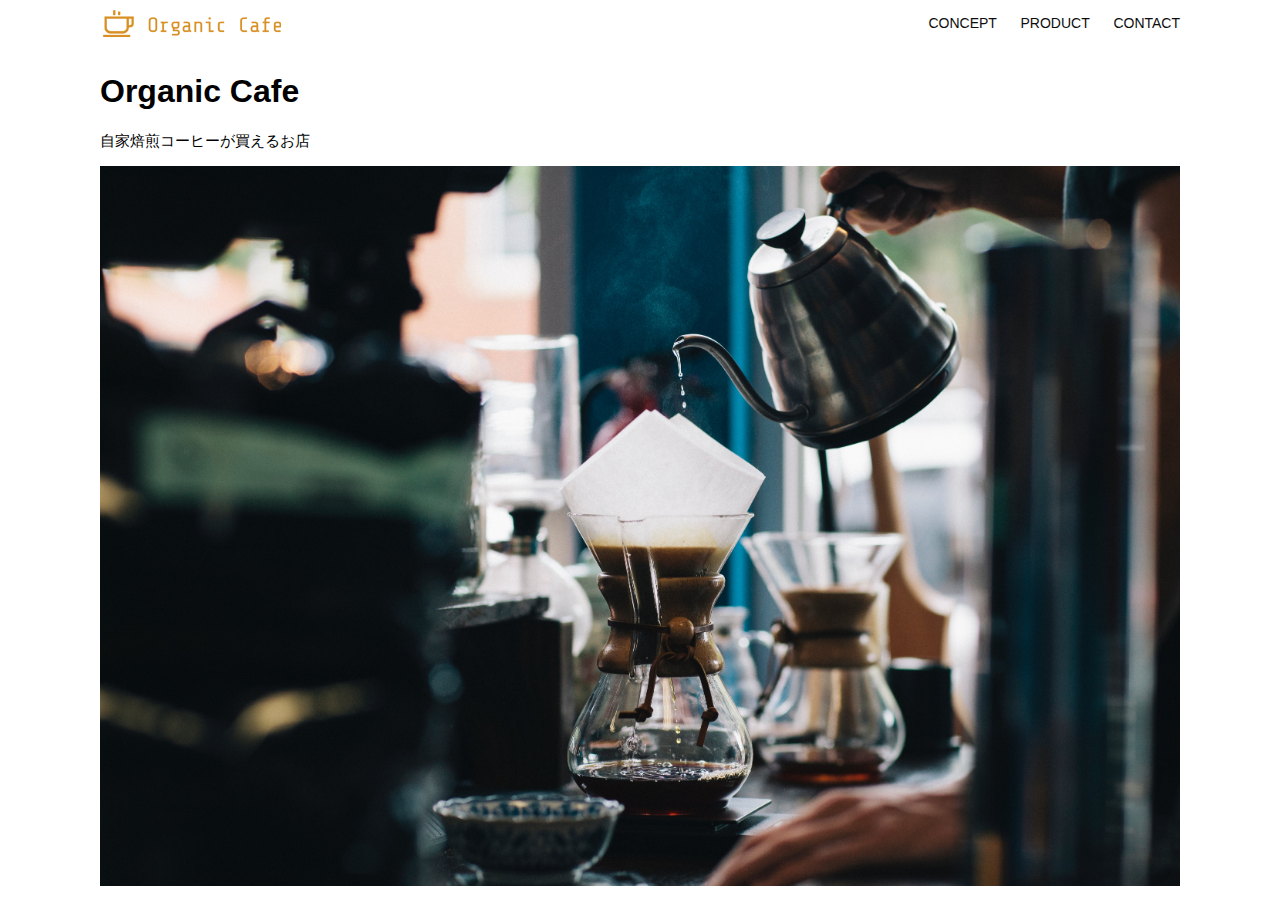
<file: html-css-kadai_013/index.html>
<!DOCTYPE html>
<html>
  <head>
    <title>Organic Cafe</title>
    <meta charset="UTF-8" />
    <meta name="description" content="自家焙煎のコーヒーがお家で楽しめるOrganic Cafe"/>
    <meta name="viewport" content="width=device-width, initial-scale=1.0" />
    <link rel="stylesheet" href="style.css" />
  </head>
  <body>
    <!-- ヘッダー -->
    <header>
      <!-- ロゴ -->
      <a href="index.html" id="logo"><img src="images/logo.png" alt="トップページに戻る"/></a>

      <!-- PC用ナビゲーション -->
      <nav id="nav-pc">
        <a href="index.html#concept">CONCEPT</a>
        <a href="index.html#product">PRODUCT</a>
        <a href="index.html#contact">CONTACT</a>
      </nav>
      <!-- スマホ用ナビゲーション -->
      <img id="menu-sp" src="images\button-menu.png" alt="ナビゲーションを開く" onclick="document.getElementById('nav-sp').style.display = 'block'">
      <nav id="nav-sp">
        <ul>
          <li><img id="close" src="images\button-close.png" alt="ナビゲーションを閉じる" onclick="document.getElementById('nav-sp').style.display = 'none'"></li>
          <li><a id="logo-sp" href="index.html" onclick="document.getElementById('nav-sp').style.display = 'none'"><img src="images/logo-sp.png" alt="トップページに戻る"></a></li>
          <li><a class="menu" href="index.html#concept" onclick="document.getElementById('nav-sp').style.display = 'none'">CONCEPT</a></li>
          <li><a class="menu" href="index.html#product" onclick="document.getElementById('nav-sp').style.display = 'none'">PRODUCT</a></li>
          <li><a class="menu" href="index.html#contact" onclick="document.getElementById('nav-sp').style.display = 'none'">CONTACT</a></li>
        </ul>
      </nav>
    </header>

    <main>
      <article>
        <!-- メインビジュアル -->
        <section id="main-visual">
          <div id="main-message">
            <h1>Organic Cafe</h1>
            <p>自家焙煎コーヒーが買えるお店</p>
          </div>
          <img src="images/main-image.jpg" alt="コーヒーをハンドドリップで淹れる画像"/>
        </section>
      </article>
    </main>
  </body>
</html>
</file>
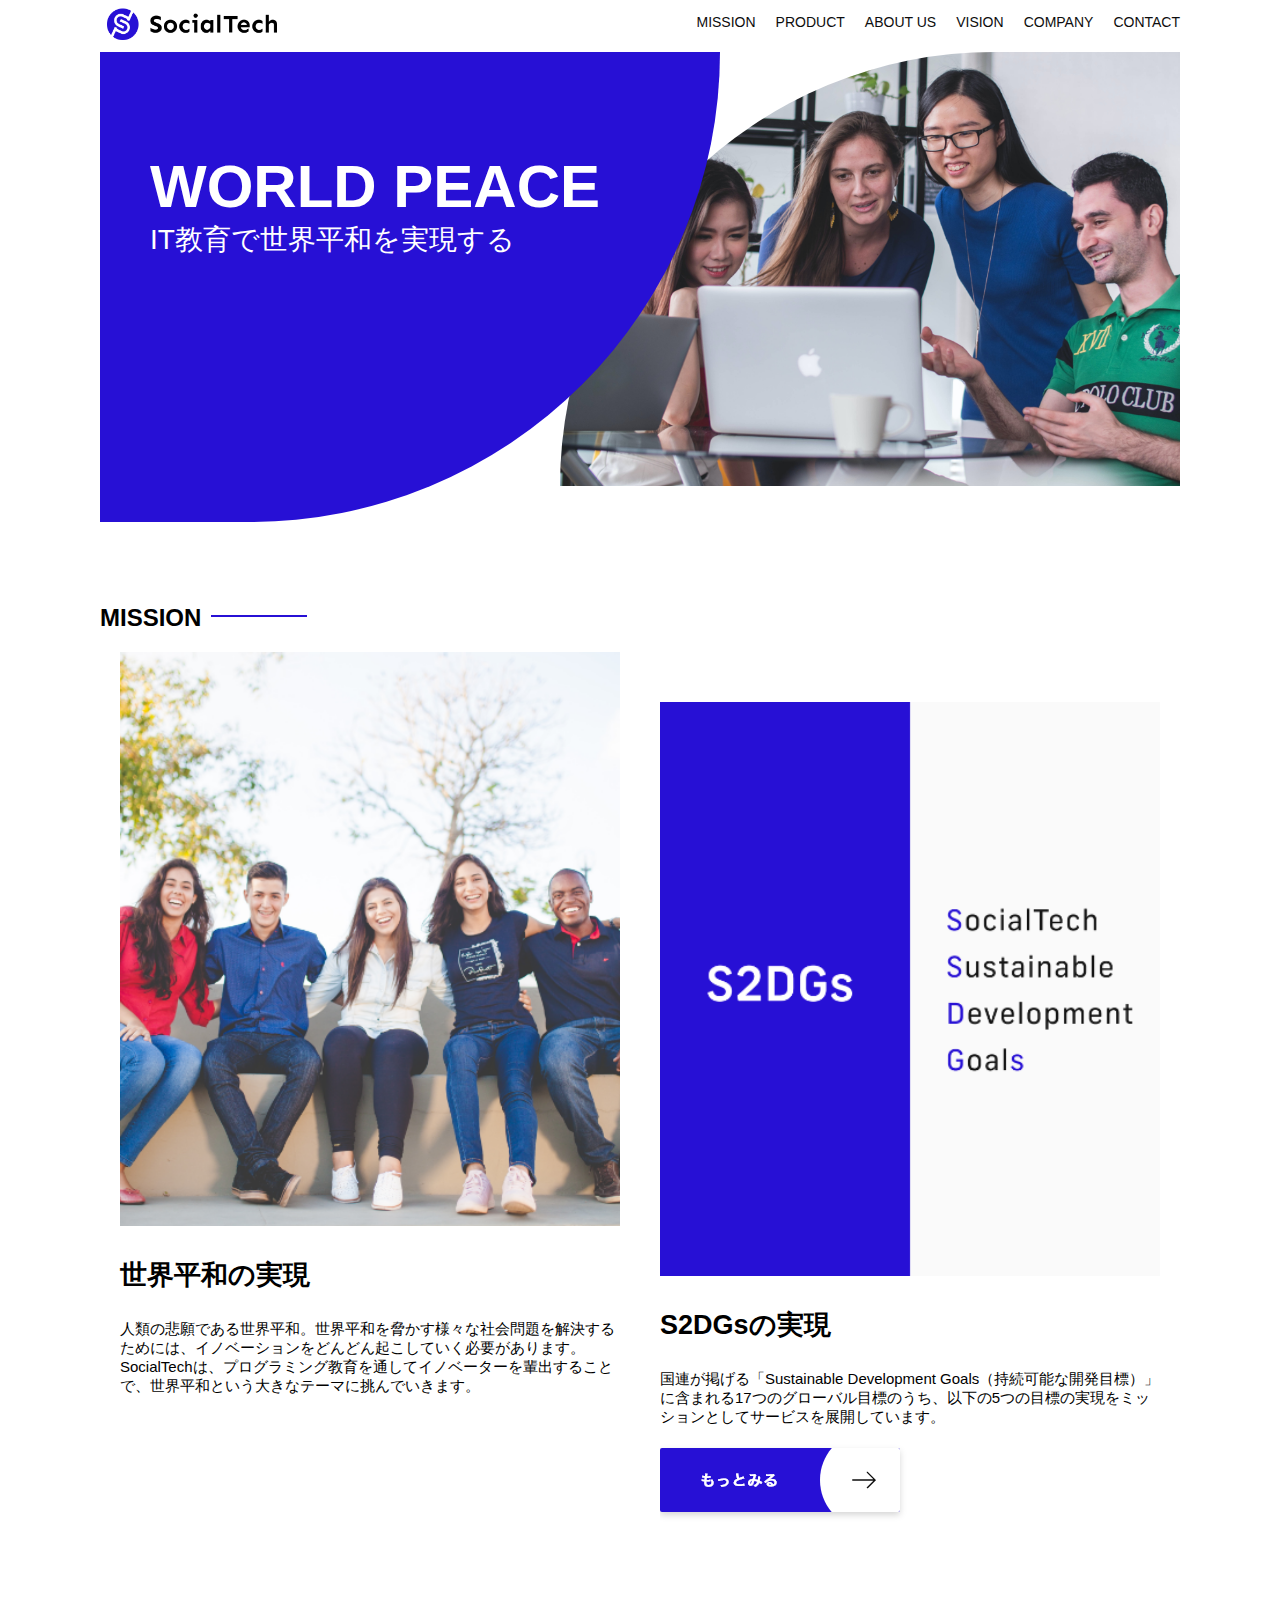
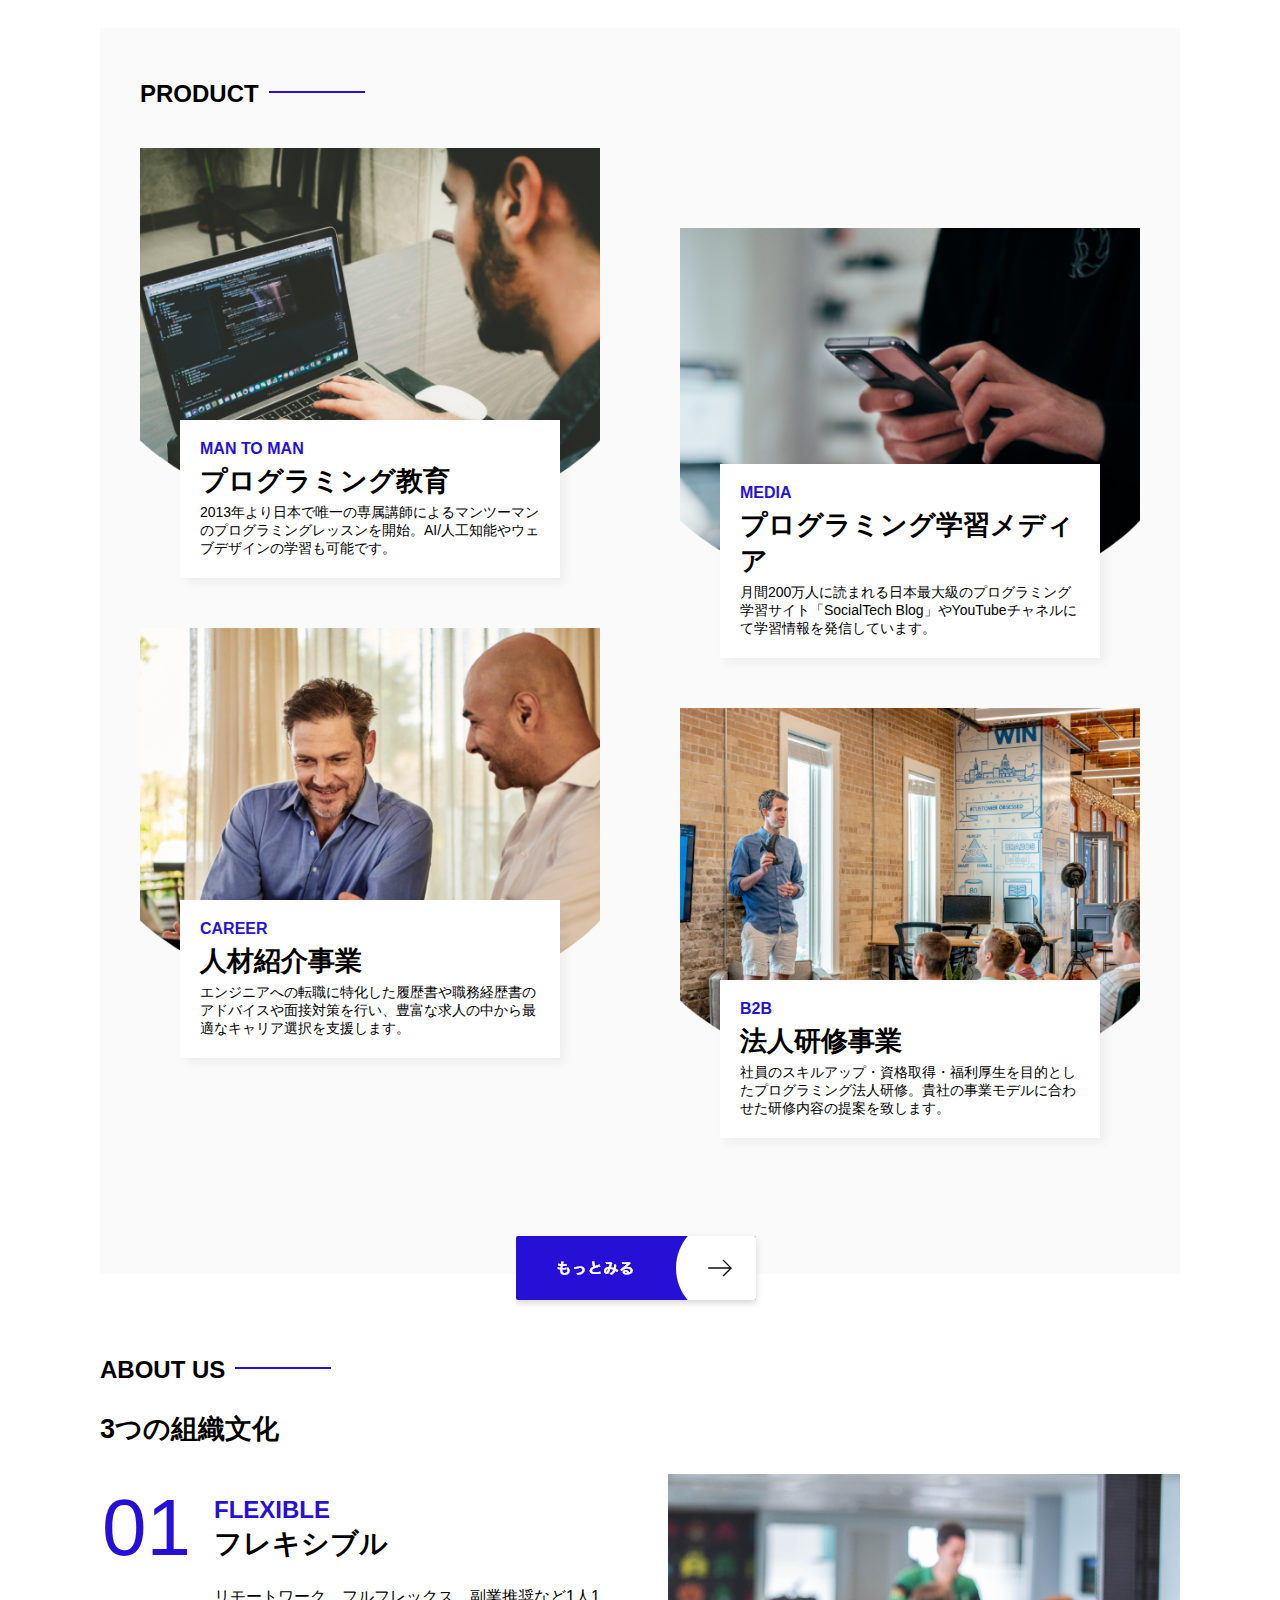
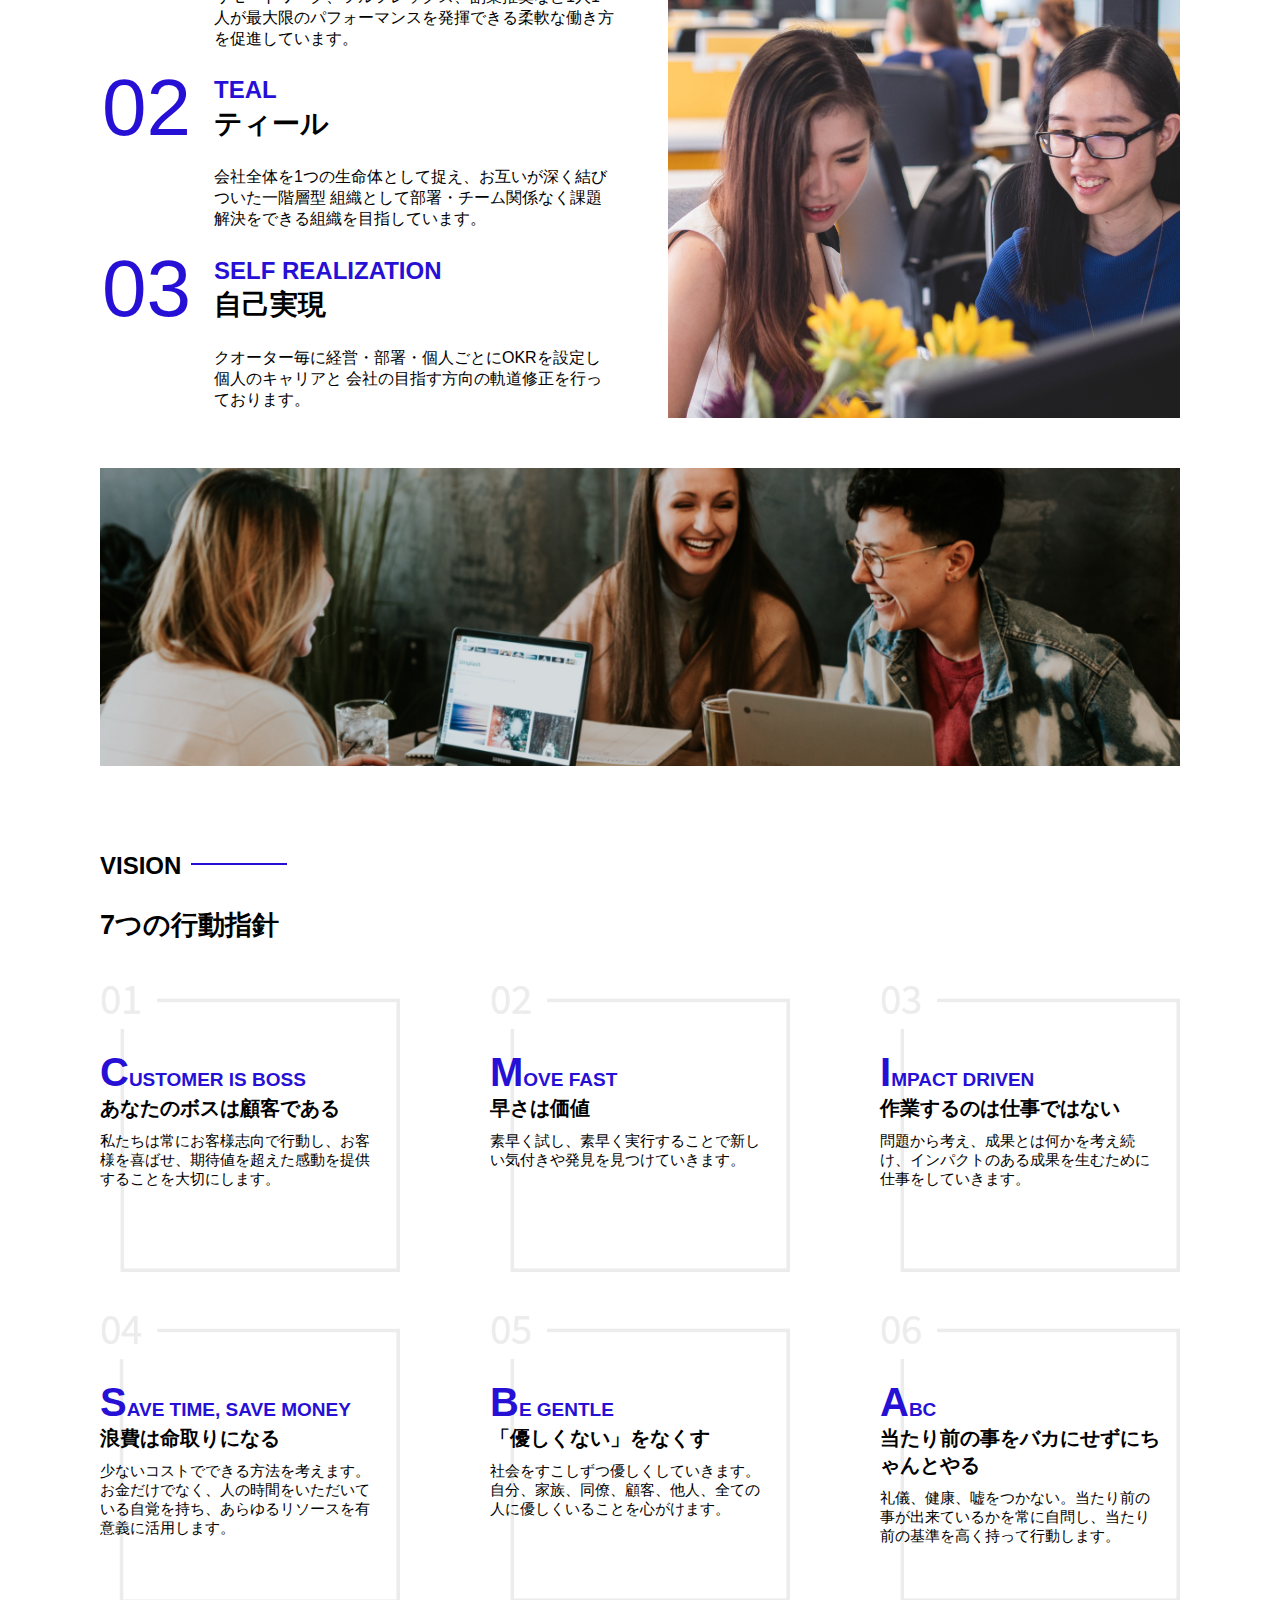
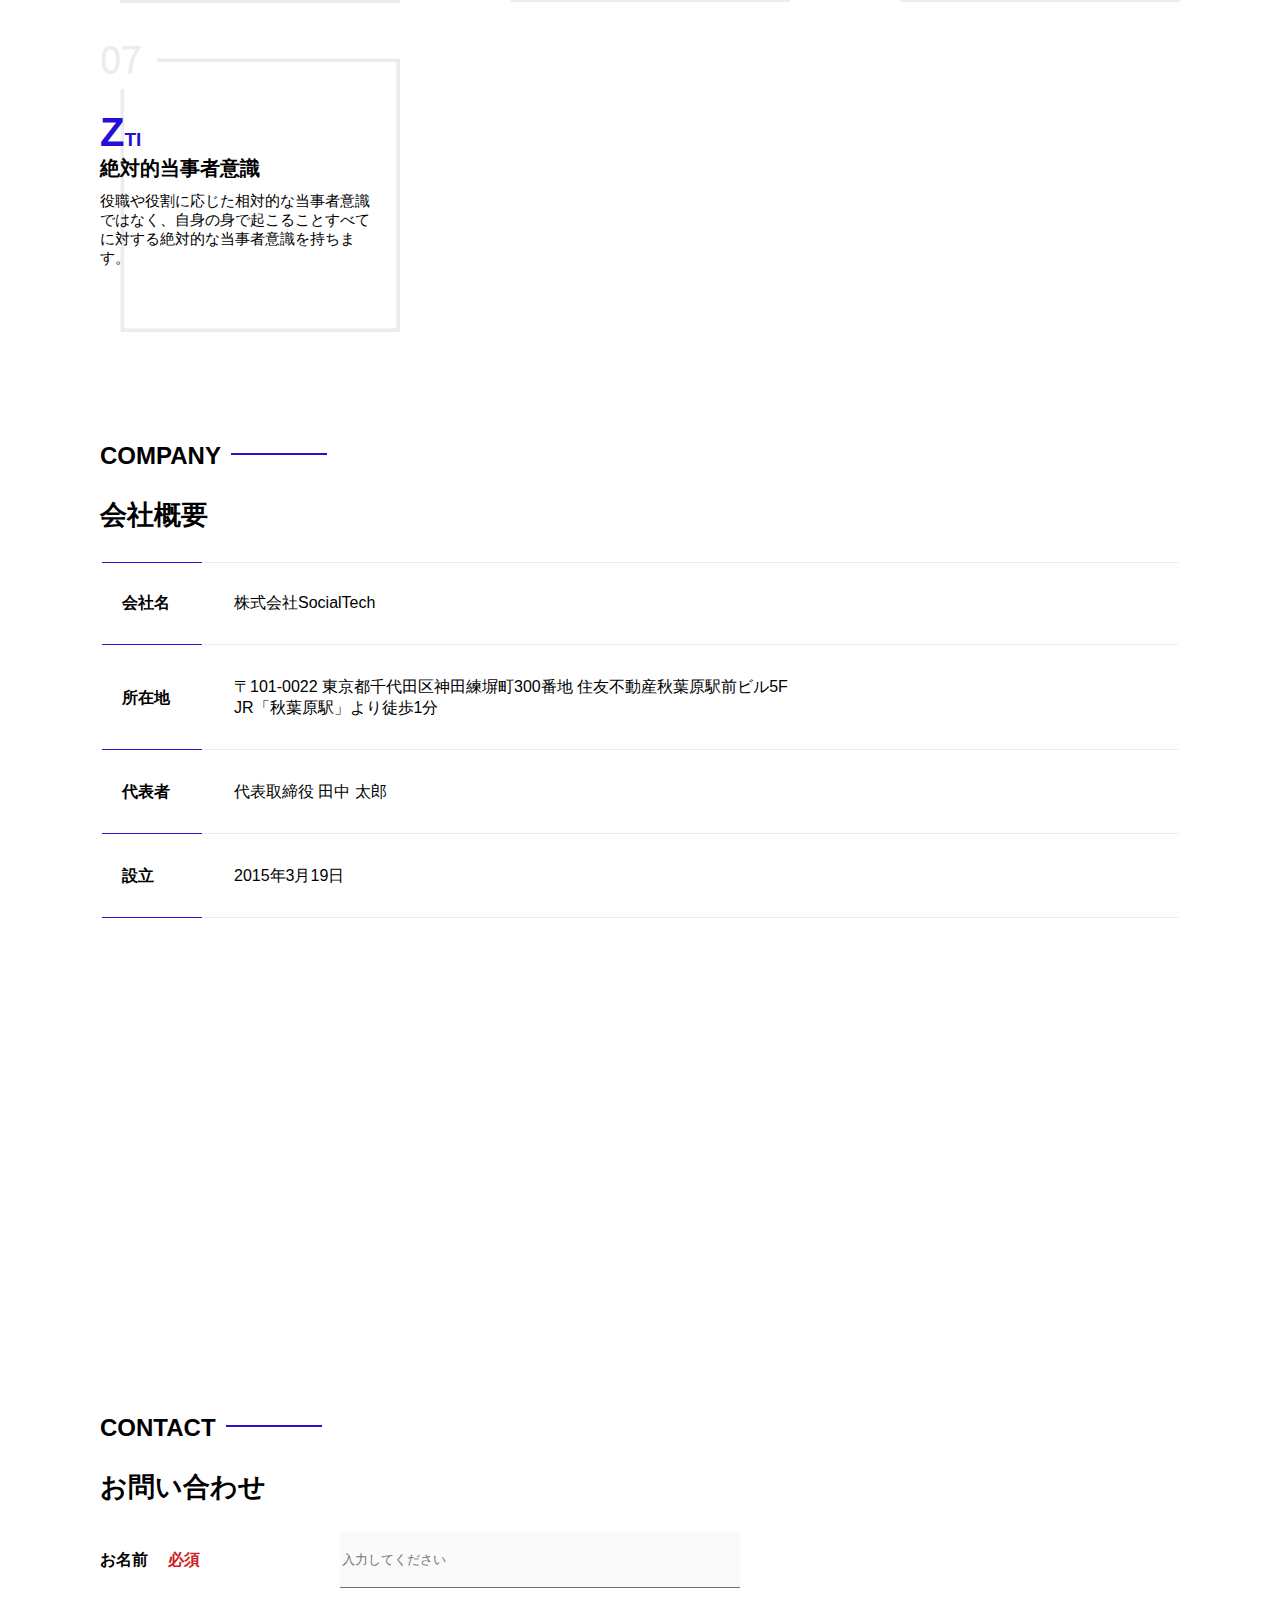
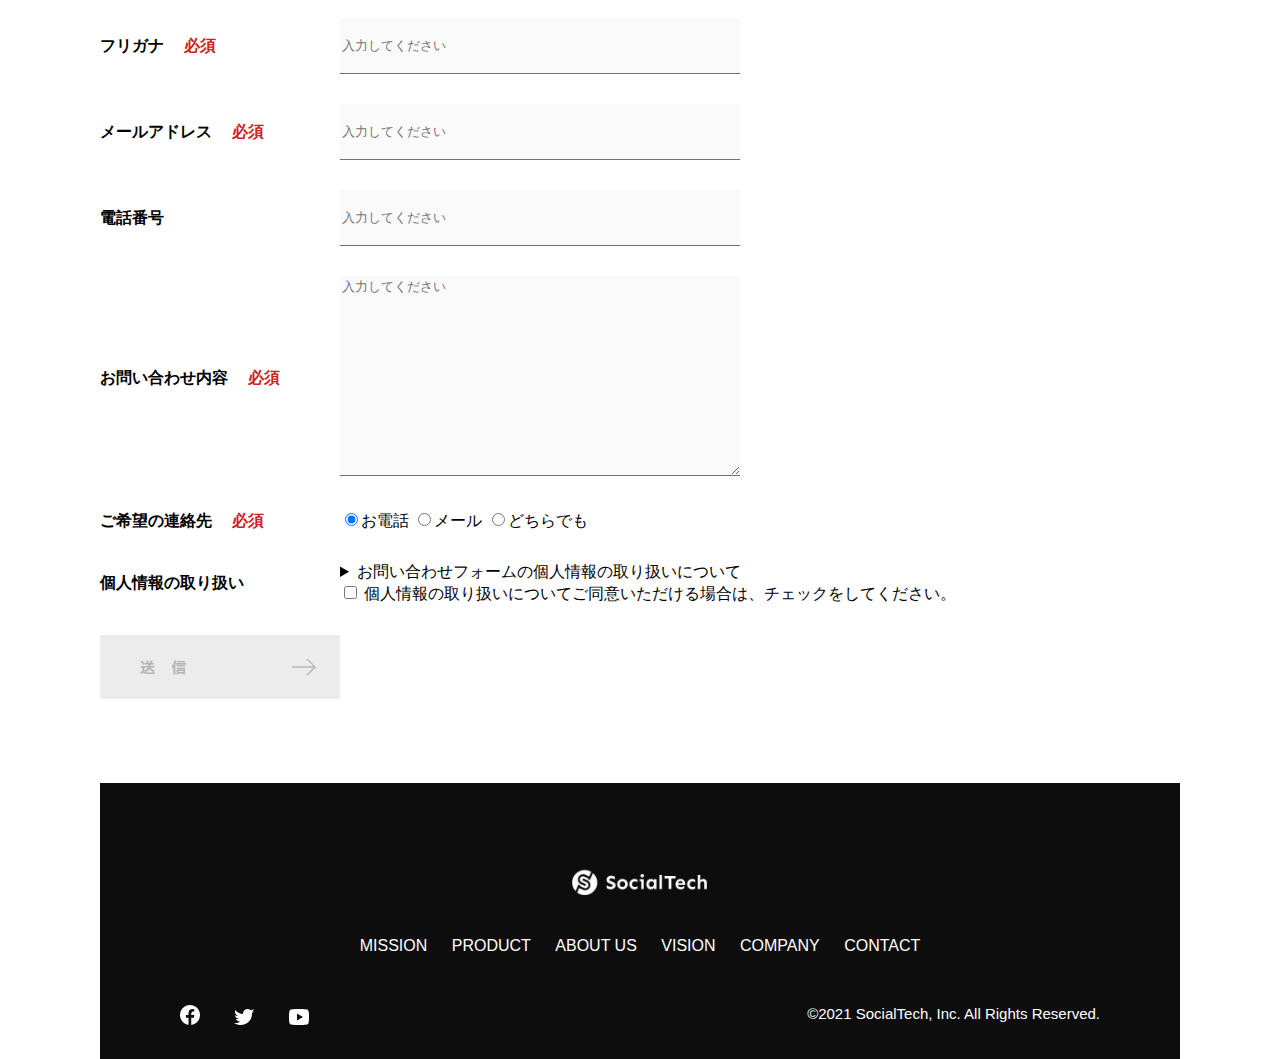
<file: kadai_tutorial_output/socialtech/index.html>
<!DOCTYPE html>
<html>
  <head>
    <title>SocialTech</title>
    <meta charset="utf-8">
    <meta name="description" content="SocialTechはEdTech業界のリーディングカンパニーを目指します。">
    <meta name="viewport" content="width=device-width, initial-scale=1.0">
    <link rel="stylesheet" href="style.css">
  </head>
  <body>
    <!-- ヘッダー -->
    <header>
      <!-- ロゴ -->
      <a href="index.html" id="logo">
        <img src="images/logo.png" alt="トップページに戻る">
      </a>
      <!-- PC用ナビゲーション -->
      <nav id="nav-pc">
        <ul>
          <li><a href="mission.html">MISSION</a></li>
          <li><a href="product.html">PRODUCT</a></li>
          <li><a href="index.html#aboutus">ABOUT US</a></li>
          <li><a href="index.html#vision">VISION</a></li>
          <li><a href="index.html#company">COMPANY</a></li>
          <li><a href="index.html#contact">CONTACT</a></li>
         </ul>
      </nav>
      <!-- スマホ用メニューボタン -->
      <button id="menu-sp" onclick="document.getElementById('nav-sp').style.display = 'block'">
        <img src="images/button-menu.png" alt="ナビゲーションを開く">
      </button>
      <!-- スマホ用ナビゲーション -->
      <div id="nav-sp">
        <button id="close" onclick="document.getElementById('nav-sp').style.display = 'none'">
          <img src="images/button-close.png" alt="ナビゲーションを閉じる">
        </button>

        <nav>
          <ul>
            <li>
              <a id="logo-sp" href="index.html" onclick="document.getElementById('nav-sp').style.display = 'none'"><img src="images/logo-sp.png" alt="トップページに戻る"></a>
            </li>
            <li><a class="menu" href="mission.html" onclick="document.getElementById('nav-sp').style.display = 'none'">MISSION</a></li>
            <li><a class="menu" href="product.html" onclick="document.getElementById('nav-sp').style.display = 'none'">PRODUCT</a></li>
            <li><a class="menu" href="index.html#aboutus" onclick="document.getElementById('nav-sp').style.display = 'none'">ABOUT US</a></li>
            <li><a class="menu" href="index.html#vision" onclick="document.getElementById('nav-sp').style.display = 'none'">VISION</a></li>
            <li><a class="menu" href="index.html#company" onclick="document.getElementById('nav-sp').style.display = 'none'">COMPANY</a></li>
            <li><a class="menu" href="index.html#contact" onclick="document.getElementById('nav-sp').style.display = 'none'">CONTACT</a></li>
          </ul>
        </nav>
        <div id="sns">
          <a href="https://www.facebook.com/sejuku2013">
            <img src="images/button-facebook.png" alt="Facebookのリンク">
          </a>
          <a href="https://twitter.com/samuraijuku">
            <img src="images/button-twitter.png" alt="Twitterのリンク">
          </a>
          <a href="https://www.youtube.com/channel/UCCFOQO5aDK0xXam4cUQXT8g">
            <img src="images/button-youtube.png" alt="YouTubeのリンク">
          </a>
        </div>
      </div>
    </header>
    <main>
      <article>
        <!-- メインビジュアル -->
        <section id="main-visual">
          <div id="main-message">
            <h1>WORLD PEACE</h1>
            <p>IT教育で世界平和を実現する</p>
          </div>
          <img src="images/index/index-main.png" alt="PCの周りに集まる多国籍の仲間たち">
        </section>
        <!--ミッション-->
        <section id="mission">
          <h2 class="index-h2">MISSION</h2>
          <div id="mission-flex">
            <div>
              <img id="mission-photo" src="images/index/index-mission.png" alt="屋外のベンチで写真を撮影する多国籍の仲間たち">
              <h3>世界平和の実現</h3>
              <p>
                人類の悲願である世界平和。世界平和を脅かす様々な社会問題を解決するためには、イノベーションをどんどん起こしていく必要があります。SocialTechは、プログラミング教育を通してイノベーターを輩出することで、世界平和という大きなテーマに挑んでいきます。
              </p>
            </div>
            <div>
              <img id="s2dgs" src="images/index/s2dgs.png" alt="S2DGs">
              <h3>S2DGsの実現</h3>
              <p>国連が掲げる「Sustainable Development Goals（持続可能な開発目標）」に含まれる17つのグローバル目標のうち、以下の5つの目標の実現をミッションとしてサービスを展開しています。</p>
              <a href="mission.html">
                <img src="images/button-more.png" alt="もっとみる">
              </a>
            </div>
          </div>
        </section>
        <!-- プロダクト -->
       <section id="product">
        <h2 class="index-h2">PRODUCT</h2>
        <div class="product-flex">
          <div id="product-left">
            <div>
              <img class="product-photo" src="images/index/index-mantoman.png" alt="PCでコードを書く男性">
              <div class="product-explain">
                <span>MAN TO MAN</span>
                <h3>プログラミング教育</h3>
                <p>2013年より日本で唯一の専属講師によるマンツーマンのプログラミングレッスンを開始。AI/人工知能やウェブデザインの学習も可能です。</p>
              </div>
            </div>
            <div>
              <img class="product-photo" src="images/index/index-career.png" alt="笑顔で話し合う2人の男性">
              <div class="product-explain">
                <span>CAREER</span>
                <h3>人材紹介事業</h3>
                <p>エンジニアへの転職に特化した履歴書や職務経歴書のアドバイスや面接対策を行い、豊富な求人の中から最適なキャリア選択を支援します。</p>
              </div>
            </div>
          </div>
          <div id="product-right">
            <div>
              <img class="product-photo" src="images/index/index-media.png" alt="スマートフォンを操作する人">
              <div class="product-explain">
                <span>MEDIA</span>
                <h3>プログラミング学習メディア</h3>
                <p>月間200万人に読まれる日本最大級のプログラミング学習サイト「SocialTech Blog」やYouTubeチャネルにて学習情報を発信しています。</p>
              </div>
            </div>
            <div>
              <img class="product-photo" src="images/index/index-b2b.png" alt="講演中の男性とそれを聴く人々">
              <div class="product-explain">
                <span>B2B</span>
                <h3>法人研修事業</h3>
                <p>社員のスキルアップ・資格取得・福利厚生を目的としたプログラミング法人研修。貴社の事業モデルに合わせた研修内容の提案を致します。</p>
              </div>
            </div>
          </div>
        </div>
        <div id="product-more">
          <a href="product.html">
            <img src="images/button-more.png" alt="もっとみる">
          </a>
        </div>
       </section>
       <!---ABOUT US-->
       <section id="aboutus">
        <h2 class="index-h2">ABOUT US</h2>
        <h3>3つの組織文化</h3>
        <div>
          <table class="culture-table">
            <tr>
              <td class="culture-num">01</td>
              <th><span class="culture-en">FLEXIBLE</span><br>フレキシブル</th>
            </tr>
            <tr>
              <td>
                <!--空のセル-->
              </td>
              <td class="culture-description">リモートワーク、フルフレックス、副業推奨など1人1人が最大限のパフォーマンスを発揮できる柔軟な働き方を促進しています。</td>
            </tr>
            <tr>
              <td class="culture-num">02</td>
              <th><span class="culture-en">TEAL</span><br>ティール</th>
            </tr>
            <tr>
              <td>
                <!--空のセル-->
              </td>
              <td class="culture-description">会社全体を1つの生命体として捉え、お互いが深く結びついた一階層型 組織として部署・チーム関係なく課題解決をできる組織を目指しています。</td>
            </tr>
            <tr>
              <td class="culture-num">03</td>
              <th><span class="culture-en">SELF REALIZATION</span><br>自己実現</th>
            </tr>
            <tr>
              <td>
                <!--空のセル-->
              </td>
              <td class="culture-description">クオーター毎に経営・部署・個人ごとにOKRを設定し個人のキャリアと 会社の目指す方向の軌道修正を行っております。</td>
            </tr>
          </table>
          <img class="culture-img" src="images/index/index-aboutus1.png" alt="笑顔で話し合う2人の女性">
        </div>
        <img class="culture-img2" src="images/index/index-aboutus2.png" alt="笑顔で話し合う3人の男女">
      </section>
      <!-- VISION -->
      <section id="vision">
        <h2 class="index-h2">VISION</h2>
        <h3>7つの行動指針</h3>
        <div>
          <div class="vision-box">
            <img src="images/index/vision-01.png" alt="01">
            <div>
              <h4>CUSTOMER IS BOSS</h4>
              <h5>あなたのボスは顧客である</h5>
              <p>私たちは常にお客様志向で行動し、お客様を喜ばせ、期待値を超えた感動を提供することを大切にします。</p>
            </div>
          </div>
          <div class="vision-box">
            <img src="images/index/vision-02.png" alt="02">
            <div>
              <h4>MOVE FAST</h4>
              <h5>早さは価値</h5>
              <p>素早く試し、素早く実行することで新しい気付きや発見を見つけていきます。</p>
            </div>
          </div>
          <div class="vision-box">
            <img src="images/index/vision-03.png" alt="03">
            <div>
              <h4>IMPACT DRIVEN</h4>
              <h5>作業するのは仕事ではない</h5>
              <p>問題から考え、成果とは何かを考え続け、インパクトのある成果を生むために仕事をしていきます。</p>
            </div>
          </div>
          <div class="vision-box">
            <img src="images/index//vision-04.png" alt="04">
            <div>
              <h4>SAVE TIME, SAVE MONEY</h4>
              <h5>浪費は命取りになる</h5>
              <p>少ないコストでできる方法を考えます。お金だけでなく、人の時間をいただいている自覚を持ち、あらゆるリソースを有意義に活用します。</p>
            </div>
          </div>
          <div class="vision-box">
            <img src="images/index/vision-05.png" alt="05">
            <div>
              <h4>BE GENTLE</h4>
              <h5>「優しくない」をなくす</h5>
              <p>社会をすこしずつ優しくしていきます。自分、家族、同僚、顧客、他人、全ての人に優しくいることを心がけます。</p>
            </div>
          </div>
          <div class="vision-box">
            <img src="images/index/vision-06.png" alt="06">
            <div>
              <h4>ABC</h4>
              <h5>当たり前の事をバカにせずにちゃんとやる</h5>
              <p>礼儀、健康、嘘をつかない。当たり前の事が出来ているかを常に自問し、当たり前の基準を高く持って行動します。</p>
            </div>
          </div>
          <div class="vision-box">
            <img src="images/index/vision-07.png" alt="07">
            <div>
              <h4>ZTI</h4>
              <h5>絶対的当事者意識</h5>
              <p>役職や役割に応じた相対的な当事者意識ではなく、自身の身で起こることすべてに対する絶対的な当事者意識を持ちます。</p>
            </div>
          </div>
        </div>
      </section>
      <!-- COMPANY -->
      <section id="company">
        <h2 class="index-h2">COMPANY</h2>
        <h3>会社概要</h3>
        <table id="company-table">
          <tr>
            <th class="tableheader tableheader-first">会社名</th>
            <td class="cell cell-first">株式会社SocialTech</td>
          </tr>
          <tr>
            <th class="tableheader">所在地</th>
            <td class="cell">〒101-0022 東京都千代田区神田練塀町300番地 住友不動産秋葉原駅前ビル5F<br>JR「秋葉原駅」より徒歩1分</td>
          </tr>
          <tr>
            <th class="tableheader">代表者</th>
            <td class="cell">代表取締役 田中 太郎</td>
          </tr>
          <tr>
            <th class="tableheader">設立</th>
            <td class="cell">2015年3月19日</td>
          </tr>
        </table>
        <iframe
         src="https://www.google.com/maps/embed?pb=!1m18!1m12!1m3!1d3240.060220728642!2d139.7698473518557!3d35.700135658466614!2m3!1f0!2f0!3f0!3m2!1i1024!2i768!4f13.1!3m3!1m2!1s0x60188ea7ba1a054d%3A0x81605e8b12064e47!2z44CSMTAxLTAwMjIg5p2x5Lqs6YO95Y2D5Luj55Sw5Yy656We55Sw57e05aGA55S6MzAw55Wq5Zyw!5e0!3m2!1sja!2sjp!4v1724732522160!5m2!1sja!2sjp"
         style="border:0;" allowfullscreen="" loading="lazy">
        </iframe>
      </section>
       <!-- お問い合わせフォーム -->
       <section id="contact">
        <h2 class="index-h2">CONTACT</h2>
        <h3>お問い合わせ</h3>
        <form>
          <div>
            <div class="contact-heading">
              <label class="contact-label">お名前<span class="contact-span">必須</span></label>
            </div>
            <div>
              <input type="text" name="name" placeholder="入力してください" class="contact-textbox">
            </div>
          </div>
          <div>
            <div class="contact-heading">
              <label class="contact-label">フリガナ<span class="contact-span">必須</span></label>
            </div>
            <div>
              <input type="text" name="hurigana" placeholder="入力してください" class="contact-textbox">
            </div>
          </div>
          <div>
            <div class="contact-heading">
              <label class="contact-label">メールアドレス<span class="contact-span">必須</span></label>
            </div>
            <div>
              <input type="text" name="email" placeholder="入力してください" class="contact-textbox">
            </div>
          </div>
          <div>
            <div class="contact-heading">
              <label class="contact-label">電話番号</label>
            </div>
            <div>
              <input type="text" name="tel" placeholder="入力してください" class="contact-textbox">
            </div>
          </div>
          <div>
            <div class="contact-heading">
              <label class="contact-label">お問い合わせ内容<span class="contact-span">必須</span></label>
            </div>
            <div>
              <textarea class="contact-textarea" placeholder="入力してください" name="message"></textarea>
            </div>
          </div>
          <div>
            <div class="contact-heading">
              <label class="contact-label">ご希望の連絡先<span class="contact-span">必須</span></label>
            </div>
            <div>
              <input class="radiobutton" type="radio" value="tel" name="contact" checked><label>お電話</label>
              <input class="radiobutton" type="radio" value="mail" name="contact"><label>メール</label>
              <input class="radiobutton" type="radio" value="both" name="contact"><label>どちらでも</label>
            </div>
          </div>
          <div>
            <div class="contact-heading">
              <label class="contact-label">個人情報の取り扱い</label>
            </div>
            <div>
              <details>
                <summary>お問い合わせフォームの個人情報の取り扱いについて</summary>
                <div>
                  <dl>
                    <dt>１．組織の名称又は氏名</dt>
                    <dd>株式会社SocialTech</dd>
                    <dt>２．個人情報保護管理者（若しくはその代理人）の氏名又は職名、所属及び連絡先</dt>
                    <dd>
                      <p>鈴木 一郎 コーポレート部</p>
                      <p>メールアドレス：samurai@example.com</p>
                      <p>TEL：03-1234-5678</p>
                    </dd>
                    <dt>３．個人情報の利用目的</dt>
                    <dd>
                      <ul>
                        <li>本サービス及び本サービスに関連する情報の提供又はそれらに関する連絡のため</li>
                        <li>ユーザーの本人確認のため</li>
                        <li>当社サービスのご案内のため</li>
                        <li>当社の商品等の広告または宣伝（電子メールによるものを含むものとします。）</li>
                      </ul>
                    </dd>
                    <dt>４．個人情報の取り扱い業務の委託</dt>
                    <dd>個人情報の取扱業務の全部または一部を外部に業務委託する場合があります。その際、弊社は、個人情報を適切に保護できる管理体制を敷き実行していることを条件として委託先を厳選したうえで、機密保持契約を委託先と締結し、お客様の個人情報を厳密に管理させます。</dd>
                    <dt>５．個人情報の開示等の請求</dt>
                    <dd>
                      お客様は、弊社に対してご自身の個人情報の開示等（利用目的の通知、開示、内容の訂正・追加・削除、利用の停止または消去、第三者への提供の停止）に関して、当社問合わせ窓口に申し出ることができます。<br>
                      その際、弊社はお客様ご本人を確認させていただいたうえで、合理的な期間内に対応いたします。<br>
                      なお、個人情報に関する弊社問合わせ先は、次の通りです。
                    </dd>
                    <dd>
                      <p>株式会社SocialTech　個人情報問合せ窓口</p>
                      <p>〒150-0043　東京都千代田区神田練塀町300番地 住友不動産秋葉原駅前ビル5F</p>
                      <p>メールアドレス：samurai@example.com　TEL：03-1234-5678</p>
                    </dd>

                    <dt>６．個人情報を提供されることの任意性について</dt>
                    <dd>お客様がご自身の個人情報を弊社に提供されるか否かは、お客様のご判断によりますが、もしご提供されない場合には、適切なサービスが提供できない場合がありますので予めご了承ください。</dd>
                  </dl>
                </div>
              </details>
              <input type="checkbox" name="agree">
              <span>個人情報の取り扱いについてご同意いただける場合は、チェックをしてください。</span>
            </div>
          </div>
          <input type="image" src="images/button-submit.png" alt="送信する">
        </form>
      </section>
      </article>
    </main>
    <footer>
      <div id="footer-logo">
        <img src="images/logo-sp.png" alt="SocialTech">
      </div>
      <div id="footer-link">
        <a href="mission.html">MISSION</a>
        <a href="product.html">PRODUCT</a>
        <a href="index.html#aboutus">ABOUT US</a>
        <a href="index.html#vision">VISION</a>
        <a href="index.html#company">COMPANY</a>
        <a href="index.html#contact">CONTACT</a>
      </div>
      <div id="sns-footer">
        <div class="sns-btns">
          <a href="https://www.facebook.com/sejuku2013"><img src="images/button-facebook.png" alt="Facebookのリンク"></a>
          <a href="https://twitter.com/samuraijuku"><img src="images/button-twitter.png" alt="Twitterのリンク"></a>
          <a href="https://www.youtube.com/channel/UCCFOQO5aDK0xXam4cUQXT8g"><img src="images/button-youtube.png" alt="YouTubeのリンク"></a>
        </div>
        <p id="copyright">&copy;2021 SocialTech, Inc. All Rights Reserved.</p>
      </div>
    </footer>

  </body>
</html>
</file>
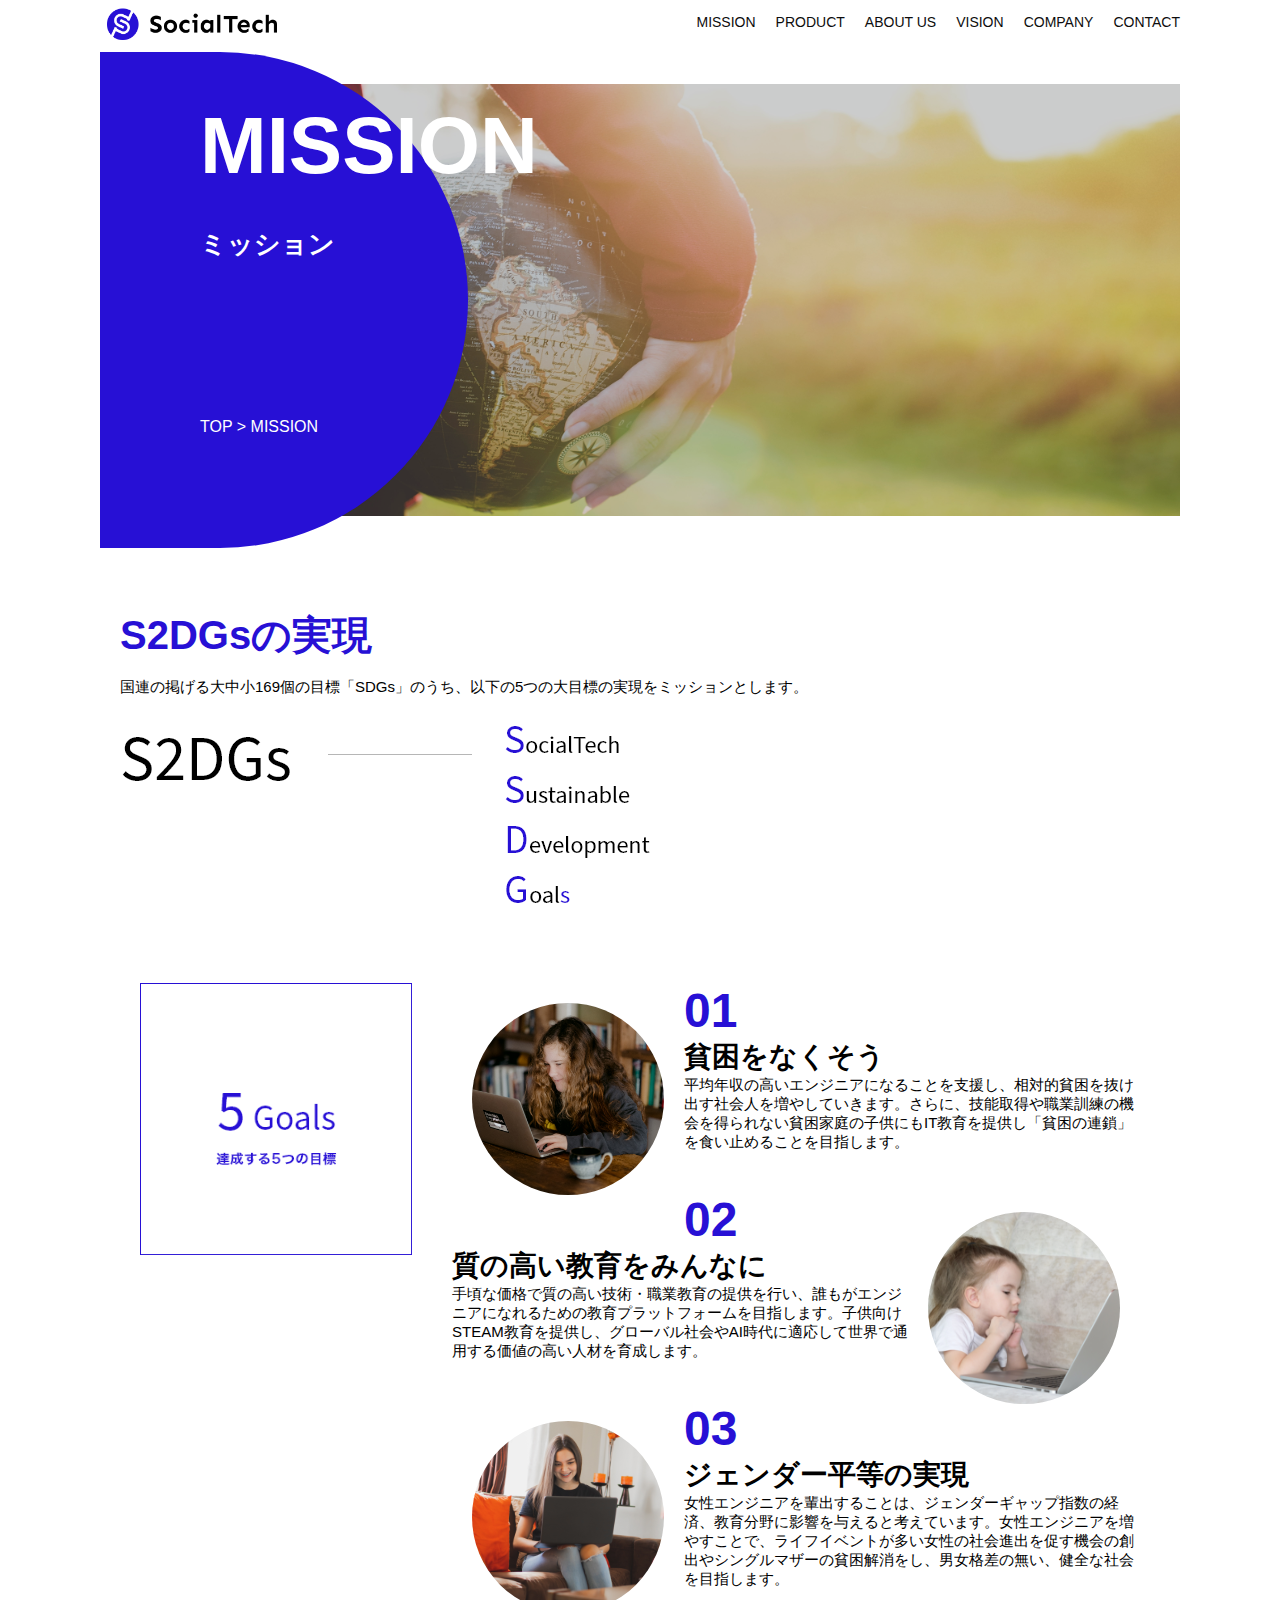
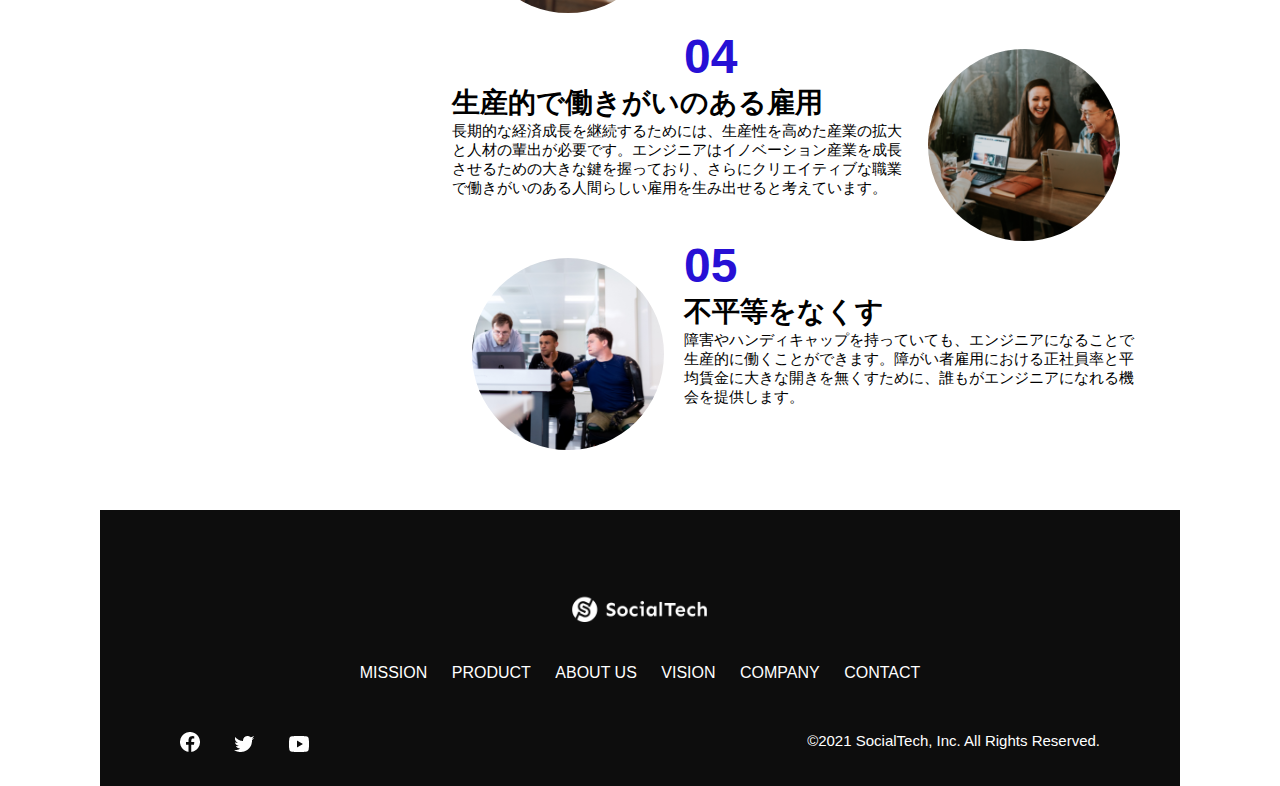
<file: kadai_tutorial_output/socialtech/mission.html>
<!DOCTYPE html>
  <html>
    <head>
      <title>SocialTech - MISSION ミッション -</title>
      <meta charset="utf-8">
      <meta name="description" content="SocialTechが目指す5つの目標（S2DGs）を紹介します">
      <meta name="viewport" content="width=device-width, initial-scale=1.0">
      <link rel="stylesheet" href="style.css">
    </head>
  
    <body>
      <!-- ヘッダー -->
      <header>
        <!-- ロゴ -->
        <a href="index.html" id="logo">
          <img src="images/logo.png" alt="トップページに戻る">
        </a>
  
        <!-- PC用ナビゲーション -->
        <nav id="nav-pc">
          <ul>
            <li><a href="mission.html">MISSION</a></li>
            <li><a href="product.html">PRODUCT</a></li>
            <li><a href="index.html#aboutus">ABOUT US</a></li>
            <li><a href="index.html#vision">VISION</a></li>
            <li><a href="index.html#company">COMPANY</a></li>
            <li><a href="index.html#contact">CONTACT</a></li>
          </ul>
        </nav>
  
        <!-- スマホ用メニューボタン -->
        <button id="menu-sp" onclick="document.getElementById('nav-sp').style.display = 'block'">
          <img src="images/button-menu.png" alt="ナビゲーションを開く">
        </button>
  
        <!-- スマホ用ナビゲーション -->
        <div id="nav-sp">
          <button id="close" onclick="document.getElementById('nav-sp').style.display = 'none'">
            <img src="images/button-close.png" alt="ナビゲーションを閉じる">
          </button>
  
          <nav>
            <ul>
              <li>
                <a id="logo-sp" href="index.html" onclick="document.getElementById('nav-sp').style.display = 'none'"><img src="images/logo-sp.png" alt="トップページに戻る"></a>
              </li>
              <li><a class="menu" href="mission.html" onclick="document.getElementById('nav-sp').style.display = 'none'">MISSION</a></li>
              <li><a class="menu" href="product.html" onclick="document.getElementById('nav-sp').style.display = 'none'">PRODUCT</a></li>
              <li><a class="menu" href="index.html#aboutus" onclick="document.getElementById('nav-sp').style.display = 'none'">ABOUT US</a></li>
              <li><a class="menu" href="index.html#vision" onclick="document.getElementById('nav-sp').style.display = 'none'">VISION</a></li>
              <li><a class="menu" href="index.html#company" onclick="document.getElementById('nav-sp').style.display = 'none'">COMPANY</a></li>
              <li><a class="menu" href="index.html#contact" onclick="document.getElementById('nav-sp').style.display = 'none'">CONTACT</a></li>
            </ul>
          </nav>
          <div id="sns">
            <a href="https://www.facebook.com/sejuku2013">
              <img src="images/button-facebook.png" alt="Facebookのリンク">
            </a>
            <a href="https://twitter.com/samuraijuku">
              <img src="images/button-twitter.png" alt="Twitterのリンク">
            </a>
            <a href="https://www.youtube.com/channel/UCCFOQO5aDK0xXam4cUQXT8g">
              <img src="images/button-youtube.png" alt="YouTubeのリンク">
            </a>
          </div>
        </div>
      </header>
  
      <main>
        <article>
          <section id="mission-main">
            <div class="mission-main-inner">
              <div id="mission-title">
                <h1>MISSION<br><span>ミッション</span></h1>
                <p>TOP > MISSION</p>
              </div>
            </div>
          </section>
          <section id="mission-s2dgs">
            <h2 class="mission-h2">S2DGsの実現</h2>
            <p>国連の掲げる大中小169個の目標「SDGs」のうち、以下の5つの大目標の実現をミッションとします。</p>
            <img src="images/mission/mission-s2dgs.png" alt="S2DGs">
          </section>
          <section id="mission-five-goals">
            <div class="five-goals-image">
              <img src="images/mission/mission-5goals.png" alt="5Goals">
            </div>
            <div class="five-goals-read">
               <div>
                 <img class="fivegoals-image-left" src="images/mission/mission-5goals01.png" alt="PCを操作する女の子">
                 <span class="fivegoals-number">01</span>
                 <h3 class="fivegoals-h3">貧困をなくそう</h3>
                 <p class="fivegoals-p">平均年収の高いエンジニアになることを支援し、相対的貧困を抜け出す社会人を増やしていきます。さらに、技能取得や職業訓練の機会を得られない貧困家庭の子供にもIT教育を提供し「貧困の連鎖」を食い止めることを目指します。</p>
               </div>
               <div>
                 <img class="fivegoals-image-right" src="images/mission/mission-5goals02.png" alt="PCを見つめる小さい女の子">
                 <span class="fivegoals-number">02</span>
                 <h3 class="fivegoals-h3">質の高い教育をみんなに</h3>
                 <p class="fivegoals-p">手頃な価格で質の高い技術・職業教育の提供を行い、誰もがエンジニアになれるための教育プラットフォームを目指します。子供向けSTEAM教育を提供し、グローバル社会やAI時代に適応して世界で通用する価値の高い人材を育成します。</p>
               </div>
               <div>
                 <img class="fivegoals-image-left" src="images/mission/mission-5goals03.png" alt="PCを操作する女性">
    
                 <span class="fivegoals-number">03</span>
                 <h3 class="fivegoals-h3">ジェンダー平等の実現</h3>
                 <p class="fivegoals-p">女性エンジニアを輩出することは、ジェンダーギャップ指数の経済、教育分野に影響を与えると考えています。女性エンジニアを増やすことで、ライフイベントが多い女性の社会進出を促す機会の創出やシングルマザーの貧困解消をし、男女格差の無い、健全な社会を目指します。</p>
               </div>
               <div>
                 <img class="fivegoals-image-right" src="images/mission/mission-5goals04.png" alt="笑顔で話し合う3人の男女">
                 <span class="fivegoals-number">04</span>
                 <h3 class="fivegoals-h3">生産的で働きがいのある雇用</h3>
                 <p class="fivegoals-p">長期的な経済成長を継続するためには、生産性を高めた産業の拡大と人材の輩出が必要です。エンジニアはイノベーション産業を成長させるための大きな鍵を握っており、さらにクリエイティブな職業で働きがいのある人間らしい雇用を生み出せると考えています。</p>
               </div>
               <div>
                 <img class="fivegoals-image-left" src="images/mission/mission-5goals05.png" alt="障害を持つ男性が生き生きと働く様子">
                 <span class="fivegoals-number">05</span>
                 <h3 class="fivegoals-h3">不平等をなくす</h3>
                 <p class="fivegoals-p">障害やハンディキャップを持っていても、エンジニアになることで生産的に働くことができます。障がい者雇用における正社員率と平均賃金に大きな開きを無くすために、誰もがエンジニアになれる機会を提供します。</p>
               </div>
            </div>
          </section>
        </article>
      </main>
  
      <footer>
        <div id="footer-logo">
          <img src="images/logo-sp.png" alt="SocialTech">
        </div>
        <div id="footer-link">
          <a href="mission.html">MISSION</a>
          <a href="product.html">PRODUCT</a>
          <a href="index.html#aboutus">ABOUT US</a>
          <a href="index.html#vision">VISION</a>
          <a href="index.html#company">COMPANY</a>
          <a href="index.html#contact">CONTACT</a>
        </div>
        <div id="sns-footer">
          <div class="sns-btns">
            <a href="https://www.facebook.com/sejuku2013"><img src="images/button-facebook.png" alt="Facebookのリンク"></a>
            <a href="https://twitter.com/samuraijuku"><img src="images/button-twitter.png" alt="Twitterのリンク"></a>
            <a href="https://www.youtube.com/channel/UCCFOQO5aDK0xXam4cUQXT8g"><img src="images/button-youtube.png" alt="YouTubeのリンク"></a>
          </div>
          <p id="copyright">&copy;2021 SocialTech, Inc. All Rights Reserved.</p>
        </div>
      </footer>
  
    </body>
  </html>
</file>
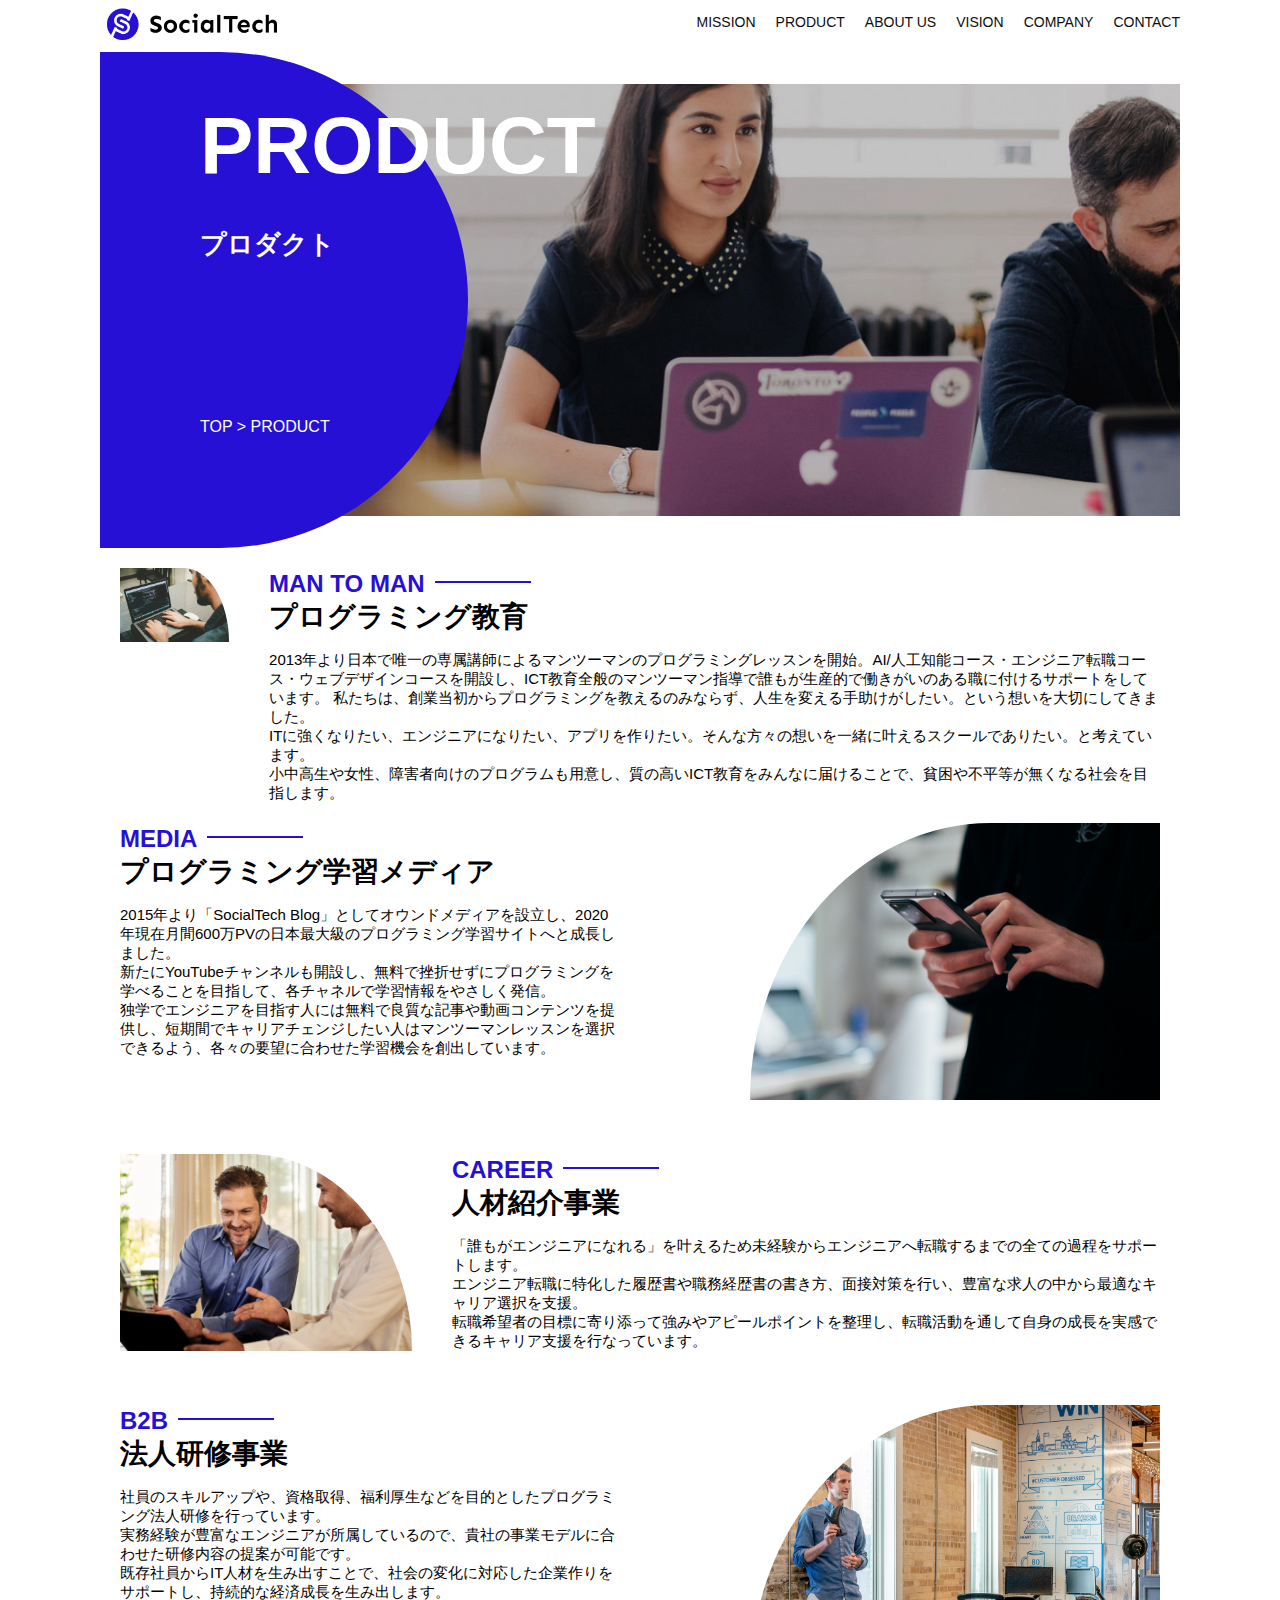
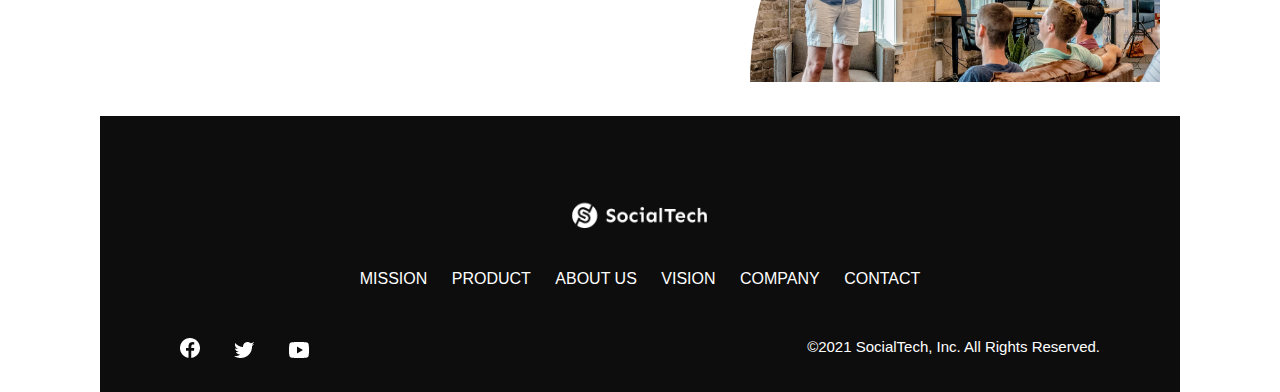
<file: kadai_tutorial_output/socialtech/product.html>
<!DOCTYPE html>
<html>
  <head>
    <title>SocialTech -PRODUCT プロダクト-</title>
    <meta charset="utf-8">
    <meta name="description" content="SocialTechの4つのプロダクトを紹介します">
    <meta name="viewport" content="width=device-width, initial-scale=1.0">
    <link rel="stylesheet" href="style.css">
  </head>

  <body>
    <!-- ヘッダー -->
    <header>
      <!-- ロゴ -->
      <a href="index.html" id="logo">
        <img src="images/logo.png" alt="トップページに戻る">
      </a>

      <!-- PC用ナビゲーション -->
      <nav id="nav-pc">
        <ul>
          <li><a href="mission.html">MISSION</a></li>
          <li><a href="product.html">PRODUCT</a></li>
          <li><a href="index.html#aboutus">ABOUT US</a></li>
          <li><a href="index.html#vision">VISION</a></li>
          <li><a href="index.html#company">COMPANY</a></li>
          <li><a href="index.html#contact">CONTACT</a></li>
        </ul>
      </nav>

      <!-- スマホ用メニューボタン -->
      <button id="menu-sp" onclick="document.getElementById('nav-sp').style.display = 'block'">
        <img src="images/button-menu.png" alt="ナビゲーションを開く">
      </button>

      <!-- スマホ用ナビゲーション -->
      <div id="nav-sp">
        <button id="close" onclick="document.getElementById('nav-sp').style.display = 'none'">
          <img src="images/button-close.png" alt="ナビゲーションを閉じる">
        </button>

        <nav>
          <ul>
            <li>
              <a id="logo-sp" href="index.html" onclick="document.getElementById('nav-sp').style.display = 'none'"><img src="images/logo-sp.png" alt="トップページに戻る"></a>
            </li>
            <li><a class="menu" href="mission.html" onclick="document.getElementById('nav-sp').style.display = 'none'">MISSION</a></li>
            <li><a class="menu" href="product.html" onclick="document.getElementById('nav-sp').style.display = 'none'">PRODUCT</a></li>
            <li><a class="menu" href="index.html#aboutus" onclick="document.getElementById('nav-sp').style.display = 'none'">ABOUT US</a></li>
            <li><a class="menu" href="index.html#vision" onclick="document.getElementById('nav-sp').style.display = 'none'">VISION</a></li>
            <li><a class="menu" href="index.html#company" onclick="document.getElementById('nav-sp').style.display = 'none'">COMPANY</a></li>
            <li><a class="menu" href="index.html#contact" onclick="document.getElementById('nav-sp').style.display = 'none'">CONTACT</a></li>
          </ul>
        </nav>
        <div id="sns">
          <a href="https://www.facebook.com/sejuku2013">
            <img src="images/button-facebook.png" alt="Facebookのリンク">
          </a>
          <a href="https://twitter.com/samuraijuku">
            <img src="images/button-twitter.png" alt="Twitterのリンク">
          </a>
          <a href="https://www.youtube.com/channel/UCCFOQO5aDK0xXam4cUQXT8g">
            <img src="images/button-youtube.png" alt="YouTubeのリンク">
          </a>
        </div>
      </div>
    </header>

    <main>
      <article>
        <section id="product-main">
          <div class="product-main-inner">
            <div id="product-title">
              <h1>PRODUCT<br><span>プロダクト</span></h1>
              <p>TOP > PRODUCT</p>
            </div>
          </div>
        </section>
        <section class="product-section product-section-left">
          <div class="product-section-img">
            <img src="images/product/product-mantoman.png" alt="PCでコードを書く男性">
          </div>
          <div class="product-read">
            <h2 class="product-h2">MAN TO MAN</h2>
            <h3 class="product-h3">プログラミング教育</h3>
            <p>
              2013年より日本で唯一の専属講師によるマンツーマンのプログラミングレッスンを開始。AI/人工知能コース・エンジニア転職コース・ウェブデザインコースを開設し、ICT教育全般のマンツーマン指導で誰もが生産的で働きがいのある職に付けるサポートをしています。 私たちは、創業当初からプログラミングを教えるのみならず、人生を変える手助けがしたい。という想いを大切にしてきました。<br>ITに強くなりたい、エンジニアになりたい、アプリを作りたい。そんな方々の想いを一緒に叶えるスクールでありたい。と考えています。<br>小中高生や女性、障害者向けのプログラムも用意し、質の高いICT教育をみんなに届けることで、貧困や不平等が無くなる社会を目指します。
            </p>
          </div>
        </section>

        <section class="product-section product-section-right">
          <div class="product-read">
            <h2 class="product-h2">MEDIA</h2>
            <h3 class="product-h3">プログラミング学習メディア</h3>
            <p>2015年より「SocialTech Blog」としてオウンドメディアを設立し、2020年現在月間600万PVの日本最大級のプログラミング学習サイトへと成長しました。<br>新たにYouTubeチャンネルも開設し、無料で挫折せずにプログラミングを学べることを目指して、各チャネルで学習情報をやさしく発信。<br>独学でエンジニアを目指す人には無料で良質な記事や動画コンテンツを提供し、短期間でキャリアチェンジしたい人はマンツーマンレッスンを選択できるよう、各々の要望に合わせた学習機会を創出しています。</p>
          </div>
          <div class="product-section-img">
            <img src="images/product/product-media.png" alt="スマートフォンを操作する人">
          </div>
        </section>

        <section class="product-section product-section-left">
          <div class="product-section-img">
            <img src="images/product/product-career.png" alt="笑顔で話し合う2人の男性">
          </div>
          <div class="product-read">
            <h2 class="product-h2">CAREER</h2>
            <h3 class="product-h3">人材紹介事業</h3>
            <p>「誰もがエンジニアになれる」を叶えるため未経験からエンジニアへ転職するまでの全ての過程をサポートします。<br>エンジニア転職に特化した履歴書や職務経歴書の書き方、面接対策を行い、豊富な求人の中から最適なキャリア選択を支援。<br>転職希望者の目標に寄り添って強みやアピールポイントを整理し、転職活動を通して自身の成長を実感できるキャリア支援を行なっています。<br></p>
          </div>
        </section>

        <section class="product-section product-section-right">
          <div class="product-read">
            <h2 class="product-h2">B2B</h2>
            <h3 class="product-h3">法人研修事業</h3>
            <p>社員のスキルアップや、資格取得、福利厚生などを目的としたプログラミング法人研修を行っています。<br>実務経験が豊富なエンジニアが所属しているので、貴社の事業モデルに合わせた研修内容の提案が可能です。<br>既存社員からIT人材を生み出すことで、社会の変化に対応した企業作りをサポートし、持続的な経済成長を生み出します。</p>
          </div>
          <div class="product-section-img">
            <img src="images/product/product-b2b.png" alt="講演中の男性とそれを聴く人々">
          </div>
        </section>
      </article>
    </main>

    <footer>
      <div id="footer-logo">
        <img src="images/logo-sp.png" alt="SocialTech">
      </div>
      <div id="footer-link">
        <a href="mission.html">MISSION</a>
        <a href="product.html">PRODUCT</a>
        <a href="index.html#aboutus">ABOUT US</a>
        <a href="index.html#vision">VISION</a>
        <a href="index.html#company">COMPANY</a>
        <a href="index.html#contact">CONTACT</a>
      </div>
      <div id="sns-footer">
        <div class="sns-btns">
          <a href="https://www.facebook.com/sejuku2013"><img src="images/button-facebook.png" alt="Facebookのリンク"></a>
          <a href="https://twitter.com/samuraijuku"><img src="images/button-twitter.png" alt="Twitterのリンク"></a>
          <a href="https://www.youtube.com/channel/UCCFOQO5aDK0xXam4cUQXT8g"><img src="images/button-youtube.png" alt="YouTubeのリンク"></a>
        </div>
        <p id="copyright">&copy;2021 SocialTech, Inc. All Rights Reserved.</p>
      </div>
    </footer>
    
  </body>
</html>
</file>
<file: html-css-kadai_013/style.css>
/* PC、スマホ共通スタイル */
body {
  font-family: "Source Sans Pro", "Hiragino Kaku Gothic ProN", Meiryo, Arial,
    sans-serif;
}

p {
  font-size: 15px;
}

#main-visual>img {
  width: 100%;
}

/*================
PC用のスタイル 
=================*/
@media screen and (min-width: 768px) {
  /* 横幅設定 */
  body {
    max-width: 1080px;
    min-width: 960px;
    margin: 0 auto 0 auto;
  }

  /* ヘッダー */
  header {
    display: flex;
    justify-content: space-between;
  }

  /* ナビゲーションのレイアウト */
  #nav-pc {
    text-align: right;
    font-size: 14px;
    padding-top: 15px;
  }

  /* ナビゲーションのリンクの装飾設定 */
  #nav-pc>a {
    text-decoration: none;
    margin-left: 20px;
  }

  #nav-pc>a:link {
    color: #0d0d0d;
  }

  #nav-pc>a:visited {
    color: #0d0d0d;
  }

  #nav-pc>a:hover {
    color: #0d0d0d;
    text-decoration: underline;
  }

  #nav-pc>a:active {
    color: #0d0d0d;
  }
  #menu-sp {
    display: none;
  }
  #nav-sp {
    display: none;
  }
}
@media screen and (max-width: 767px) {
  body {
    min-width: 375px;
    margin: 0;
  }
  #nav-pc {
    display: none;
  }
  #menu-sp {
    float: right;
    padding: 0;
  }
  #nav-sp {
    background-color: #ce933e;
    position: absolute;
    left: 0;
    top: 0;
    height: 100%;
    width: 100%;
    display: none;
    z-index: 100;
  }
  #nav-sp ul{
    padding-left: 0;
  }
  #nav-sp li{
    list-style: none;
  }
  #close {
    position: absolute;
    top: 20px;
    right: 20px;
  }
  #logo-sp {
    margin: 80px 0px 30px 20px;
  }
  #nav-sp a {
    display: block;
  }
  #nav-sp a:link {
    color: #ffffff;
  }
  #nav-sp a:visited {
    color: #ffffff;
  }
  #nav-sp a:hover {
    color: #ffffff;
    text-decoration: underline;
  }
  #nav-sp a:active {
    color: #ffffff;
  }
  #nav-sp .menu {
    text-decoration: none;
    display: block;
    margin: 0px 20px;
    height: 44px;
    font-size: 16px;
    background-image: url("images/arrow.png");
    background-repeat: no-repeat;
    background-position: right top;
  }
}
</file>
<file: kadai_tutorial_output/socialtech/style.css>
/* PC、スマホ共通スタイル */
* {
  box-sizing: border-box;
}

p {
  font-size: 15px;
}

body {
  max-width: 1080px;
  margin: 0 auto 0 auto;
  font-family: "Source Sans Pro", "Hiragino Kaku Gothic ProN", Meiryo, Arial, sans-serif;
}
/* ヘッダー */
header {
  display: flex;
  justify-content: space-between;
}
#nav-pc {
  font-size: 14px;
}
#nav-pc ul {
  display: flex;
  padding-left: 0;
}
#nav-pc li {
  list-style: none;
}
 /* ナビゲーションのリンクの装飾設定 */
#nav-pc a {
  text-decoration: none;
  margin-left: 20px;
  color: #0d0d0d;
}
#nav-pc a:hover {
  text-decoration: underline;
}
 /* スマホ用ナビを非表示 */
#nav-sp,
#menu-sp {
 display: none;
}

/* メインビジュアル*/
#main-visual {
  position: relative;
  height: 470px;
}
#main-message {
  position: absolute;
  top: 0;
  left: 0;
  background-color: #2710d5;
  color: #ffffff;
  border-radius: 0 0 476px 0;
  max-width: 620px;
  height: 100%;
  width: 100%;
  z-index: 11;
}
#main-message > h1 {
  font-size: 60px;
  margin: 100px 0 0 50px;
}
#main-message > p {
  font-size: 28px;
  margin: 0 0 0 50px;
}
#main-visual > img {
  max-width: 620px;
  border-radius: 476px 0 0 0;
  position: absolute;
  top: 0;
  right: 0;
  z-index: 10;
}
 /* 見出し */
 h2 {
  margin: 40px 0 0 0;
}

h2::after {
  content: url("images/line.png");
  margin-left: 10px;
}

h3 {
  font-size: 27px;
}
/* ミッション */
#mission {
  margin: 80px auto 80px auto;
}

#mission-flex {
  display: flex;
}
#mission-flex div {
  width: 50%;
  margin: 20px;
}
#mission-photo {
  width: 100%;
}
#s2dgs {
  margin-top: 50px;
  width: 100%;
}
 /* プロダクト */
 #product {
  background-color: #fafafa;
  margin: 80px 0 80px 0;
  padding: 10px 40px 0px 40px;
}
/* 外枠 */
#product .product-flex {
  margin-top: 40px;
  display: flex;
}
 /* 左のカラム */
 #product-left {
  width: 50%;
  margin-right: 20px;
}
/* 右のカラム */
#product-right {
  width: 50%;
  margin-left: 20px;
  margin-top: 80px;
}
 /* 画像＋説明の枠 */
 #product-left > div {
  position: relative;
  height: 480px;
  margin-right: 20px;
}
#product-right > div {
  position: relative;
  height: 480px;
  margin-left: 20px;
}
/* 画像 */
.product-photo {
  width: 100%;
}
 /* 説明文の枠 */
 .product-explain {
  background-color: #ffffff;
  position: absolute;
  left: 0;
  bottom: 50px;
  margin: 0 40px 0 40px;
  padding: 20px;
  box-shadow: 5px 5px 10px rgba(0, 0, 0, 0.05);
}
/* 説明文の英語 */
.product-explain > span {
  color: #2710d5;
  font-weight: bold;
  font-size: 16px;
  margin: 0;
}
/* 説明文の見出し */
.product-explain > h3 {
  margin: 5px 0 5px 0;
}
/* 説明文 */
.product-explain > p {
  font-size: 14px;
  margin: 0;
}
 /* もっと見るボタン */
 #product-more {
  text-align: center;
}
#product-more a {
  position: relative;
  bottom: -42px;
}
 /* ABOUT US */
 #aboutus {
  margin: 80px auto 80px auto;
}
/* 3つの組織文化と画像を入れる枠 */
#aboutus > div {
  display: flex;
}
/* 画像 */
.culture-img {
  width: 50%;
  align-self: flex-start;
}
.culture-img2 {
  margin-top: 50px;
  width: 100%;
}
 /* 3つの組織文化の表 */
 .culture-table {
  margin-right: 50px;
}
/* 番号 */
.culture-num {
  font-size: 80px;
  color: #2710d5;
  padding: 0 20px 0 0;
}
/* 見出し */
.culture-table th {
  text-align: left;
  font-size: 28px;
  font-weight: bold;
}
 /* 組織文化英語 */
 .culture-en {
  color: #2710d5;
  font-size: 24px;
}
/* 説明文 */
.culture-description {
  margin: 0;
}
 /* ビジョン */
 #vision {
  margin: 80px auto 80px auto;
}
 /* セクション内の外枠*/
 #vision > div {
  display: flex;
  justify-content: space-between;
  flex-wrap: wrap;
}
/*7つの行動指針の枠*/
.vision-box {
  width: 300px;
  height: 300px;
  margin-bottom: 30px;
  position: relative;
}
.vision-box > img {
  width: 100%;
  position: relative;
  z-index: 30;
}
.vision-box > div {
  position: absolute;
  top: 0;
  left: 0;
  z-index: 31;
  margin-right: 20px;
}
.vision-box > div > h4 {
  color: #2710d5;
  font-size: 19px;
  margin: 80px 0 0 0;
}
.vision-box > div > h4::first-letter {
  font-size: 40px;
}
.vision-box > div > h5 {
  font-size: 20px;
  margin: 0 0 0 0;
}
.vision-box > div > p {
  margin: 10px 0 0 0;
}
 /* 会社概要 */
 #company {
  margin: 80px auto 80px auto;
}
#company-table {
  width: 100%;
}
.tableheader {
  text-align: left;
  padding: 20px;
  border-bottom-color: #2710d5;
  border-bottom-width: 1px;
  border-bottom-style: solid;
  width: 100px;
}
.tableheader-first {
  border-top-color: #2710d5;
  border-top-width: 1px;
  border-top-style: solid;
}
.cell {
  padding: 30px;
  border-bottom-color: #ececec;
  border-bottom-width: 1px;
  border-bottom-style: solid;
}

.cell-first {
  border-top-color: #ececec;
  border-top-width: 1px;
  border-top-style: solid;
}
#company > iframe {
  width: 100%;
  height: 368px;
  margin-top: 40px;
}
 /* お問い合わせ */
 #contact {
  margin: 80px auto 80px auto;
}
 /* 外枠 */
 #contact > form > div {
  display: flex;
  flex-direction: row;
  flex-wrap: wrap;
  padding-bottom: 30px;
}
/* 左列の見出し */
.contact-heading {
  width: 240px;
  align-self: center;
}
 /* 見出しのラベル */
 .contact-label {
  font-weight: bold;
}
 /* 必須 */
 .contact-span {
  color: #ce2222;
  margin: 0 0 0 20px;
  font-weight: bold;
}
 /* テキストボックス */
 .contact-textbox {
  border-top: 0px;
  border-left: 0px;
  border-right: 0px;
  border-bottom-width: 1px;
  border-bottom-color: #707070;
  border-style: solid;
  background-color: #fafafa;
  width: 400px;
  height: 56px;
}
 /* お問い合わせ内容のテキストエリア */
 .contact-textarea {
  border-top: 0px;
  border-left: 0px;
  border-right: 0px;
  border-bottom-width: 1px;
  border-bottom-color: #707070;
  background-color: #fafafa;
  width: 400px;
  height: 200px;
}
 /* 個人情報の取り扱い */
 #contact dt {
  font-weight: bold;
}

#contact dd {
  margin: 0 0 16px 0;
}

#contact dd p {
  margin: 0;
}

#contact dd ul {
  padding-left: 0;
}

#contact dd li {
  margin-bottom: 0;
  list-style: none;
}
 /* フッター */
 footer {
  background-color: #0d0d0d;
  text-align: center;
  padding: 80px 80px 30px 80px;
}

#footer-logo {
  margin-bottom: 30px;
}
#footer-link {
  margin-bottom: 50px;
}
#footer-link > a {
  text-decoration: none;
  margin: 10px;
  color: #ffffff;
}
#footer-link > a:hover {
  text-decoration: underline;
}
#sns-footer {
  display: flex;
  justify-content: space-between;
  text-align: left;
}
#sns-footer a {
  margin-right: 30px;
}
#copyright {
  color: #ffffff;
  margin: 0;
}
 /* mission.html用スタイル */
  /* ミッションのメインビジュアル */
  .mission-main-inner {
    background-image: url("images/mission/mission-main.png");
    background-repeat: no-repeat;
    background-position-y: center;
  }
  
  #mission-title {
    background-color: #2710d5;
    width: 368px;
    color: #ffffff;
    height: 496px;
    border-radius: 0 248px 248px 0;
    position: relative;
  }
  
  #mission-title h1 {
    position: absolute;
    top: 0;
    left: 100px;
    font-size: 80px;
    line-height: 1;
  }
  
  #mission-title h1 span {
    font-size: 26px;
  }
  
  #mission-title > p {
    position: absolute;
    top: 350px;
    left: 100px;
    font-size: 16px;
  }
   /* ミッションページ　S2DGSの設定 */
   #mission-s2dgs {
    padding: 20px;
  }
  
  .mission-h2 {
    color: #2710d5;
    font-size: 40px;
  }
  
  .mission-h2::after {
    content: none;
  }
   /* ミッションページ　5つのゴールの設定 */
   #mission-five-goals {
    padding: 20px;
    display: flex;
  }
  
  #mission-five-goals .five-goals-image {
    width: 30%;
    padding: 20px;
  }
  
  #mission-five-goals .five-goals-image img {
    width: 100%;
  }
  
  #mission-five-goals .five-goals-read {
    width: 70%;
    padding: 20px;
  }
  
  #mission-five-goals .five-goals-read > div {
    margin-bottom: 40px;
  }
  
  .fivegoals-image-right {
    float: right;
    margin: 20px;
  }
  
  .fivegoals-image-left {
    float: left;
    margin: 20px;
  }
  
  .fivegoals-number {
    color: #2710d5;
    font-size: 48px;
    font-weight: bold;
    margin: 0;
  }
  
  .fivegoals-h3 {
    font-size: 28px;
    margin: 0;
  }
  
  .fivegoals-p {
    margin: 0;
  }
  /* プロダクトページ */
  .product-main-inner {
    background-image: url("images/product/product-main.png");
    background-repeat: no-repeat;
    background-position-y: center;
  }
  #product-title {
    background-color: #2710d5;
    width: 368px;
    color: #ffffff;
    height: 496px;
    border-radius: 0 248px 248px 0;
    position: relative;
  }
  #product-title h1 {
    position: absolute;
    top: 0;
    left: 100px;
    font-size: 80px;
    line-height: 1;
  }
  #product-title h1 span {
    font-size: 26px;
  }
  #product-title > p {
    position: absolute;
    top: 350px;
    left: 100px;
    font-size: 16px;
  }
  /* セクション */
  .product-section {
    display: flex;
    padding: 20px 20px 0;
  }
  .product-section .product-section-img {
    width: 450px;
  }
  /* 左が画像のセクション*/
  .product-section-left .product-section-img img {
    width: 100%;
    padding: 0 40px 30px 0;
    border-radius: 0 432px 0 0;
  }
  /* .product-section-left .product-read {
    width: 50%;
    flex-grow: 1;
  } */
  .product-section-left .product-read p {
    margin-bottom: 0;
  }
  /* 右が画像のセクション*/
  .product-section-right {
    justify-content: space-between;
  }
  .product-section-right .product-section-img img {
    width: 100%;
    padding: 0 0 30px 40px;
    border-radius: 432px 0 0 0;
  }
  .product-section-right .product-read {
    width: 500px;
  }
  .product-h2 {
    color: #2710d5;
    font-size: 24px;
    margin: 0;
  }
  .product-h3 {
    font-size: 28px;
    margin: 0;
  }
 /*====================
   スマートフォン用のスタイル
  =====================*/
@media screen and (max-width: 767px) {
    /* PC用ナビゲーション非表示 */
    #nav-pc {
      display: none;
    }
    /* ハンバーガーメニュー */
    #menu-sp {
      display: block;
      background-color: transparent;
      float: right;
      padding: 0;
      border: none;
    }
     /* スマホ用ナビゲーションの表示切替*/
    /* 初期状態、レイアウトと非表示設定 */
    #nav-sp {
      background-color: #2710d5;
      position: fixed;
      left: 0;
      top: 0;
      height: 100%;
      width: 100%;
      display: none;
      z-index: 100;
    }

  /* ×ボタン */
  #close {
    position: absolute;
    top: 20px;
    right: 20px;
    background-color: transparent;
    border: none;
  }
  #nav-sp nav ul {
    padding-left: 0;
  }

  #nav-sp nav li {
    list-style: none;
  }
  /* ナビゲーションメニュー用ロゴ */
  #logo-sp {
    margin: 80px 0 30px 20px;
  } 
  /* ナビゲーションのリンクの装飾設定 */
  #nav-sp nav a {
    display: block;
    color: #ffffff;
  }
  #nav-sp nav a:hover {
    text-decoration: underline;
  }
  #nav-sp .menu {
    text-decoration: none;
    margin: 0 20px 0 20px;
    height: 44px;
    font-size: 16px;
    background-image: url("images/arrow.png");
    background-repeat: no-repeat;
    background-position: right top;
  }
  #sns {
    position: absolute;
    bottom: 20px;
    left: 20px;
  }

  #sns > a {
    margin-right: 30px;
  }
    /* メインビジュアル */
    #main-visual {
      position: relative;
      height: 470px;
    }
  
    #main-visual > div {
      text-align: center;
      height: 280px;
    }
  
    #main-visual h1 {
      font-size: 28px;
      margin: 90px 0 0 0;
    }
  
    #main-visual > div > p {
      margin: 0;
      font-size: 15px;
    }
  
    #main-visual > img {
      width: 100%;
      border-radius: 476px 0 0 0;
      top: auto;
      bottom: 0;
    }
     /*見出し*/
     h2 {
      margin: 15px 0 15px 0;
    }
    h3 {
      font-size: 24px;
      margin: 10px 0 0 0;
    }
     /* ミッション */
     #mission {
      margin: 20px 0 20px 0;
      padding: 0 20px 0 20px;
    }
    #mission-flex {
      flex-direction: column;
    }
    #mission-flex > div {
      width: 100%;
      margin: 0;
    }
    /* プロダクト */
    #product {
      margin: 0;
      padding: 10px 20px 0 20px;
    }
    /* 外枠 */
    #product .product-flex {
      flex-direction: column;
      margin-top: 0;
    }
    /* 左右のカラム　スマホでは縦並び */
    #product-left,
    #product-right {
      width: 100%;
      margin: 0;
    }
    /*  画像＋説明の枠 */
    #product-left > div,
    #product-right > div {
      height: auto;
      margin: 0;
    }
     /* 説明文の枠 */
     .product-explain {
      position: relative;
      margin: 0;
    }
    .product-explain > h3 {
      margin: 10px 0 10px 0;
      font-size: 24px;
    }
    /* もっと見るボタン */
    #product-more {
      text-align: left;
    }
     /* ABOUT US */
     #aboutus {
      margin: 80px 20px 80px 20px;
    }
    #aboutus > div {
      flex-direction: column;
   }
   .culture-table th {
    font-size: 16px;
  }
  .culture-table {
    margin-right: 0;
    padding-right: 20px;
    order: 2;
  }
  .culture-img {
    width: 100%;
    order: 1;
  }
  .culture-img2 {
    margin-top: 0;
  }
  .culture-num {
    padding: 0;
  }
  .culture-description {
    margin: 0;
  }
   /* ビジョン */
   #vision {
    margin: 80px 20px 80px 20px;
  }
  .vision-box > img {
    position: absolute;
    top: 0;
    left: 0;
  }
  .vision-box > div > h4 {
    margin: 60px 0 0 0;
  }
   /*会社概要*/
   #company {
    margin: 0 20px 0 20px;
  }
  #company > h3 {
    margin-bottom: 20px;
  }
  .tableheader {
    width: 50px;
  }
  .cell {
    padding: 20px;
  }
  #company > iframe {
    height: 240px;
  }
  /* お問い合わせ */
  #contact {
    margin: 80px 20px 80px 20px;
  }
  #contact > h3 {
    margin-bottom: 20px;
  }
  #contact > form > div {
    flex-direction: column;
    margin-bottom: 20px;
  }
  .contact-heading {
    align-self: auto;
    margin-bottom: 20px;
  }
  .contact-textbox {
    min-width: 300px;
    width: 100%;
  }
  .contact-textarea {
    height: 150px;
    width: 100%;
  }
  .radiobutton {
    margin-bottom: 20px;
  }
   /* フッター */
   footer {
    padding: 30px 20px 50px 20px;
    text-align: left;
  }
  #footer-link > a {
    margin: 0 20px 30px 0;
    display: block;
    background-image: url("images/arrow.png");
    background-repeat: no-repeat;
    background-position: right top;
  }
  #footer-link > a:hover {
    text-decoration: underline;
  }
  #sns-footer {
    flex-direction: column;
    justify-content: flex-start;
  }
  #copyright {
    font-size: 12px;
    margin-top: 30px;
  }
   /* mission.html用スタイル */
    /* ミッションのメインビジュアル */
    #mission-main {
      height: 256px;
      margin-top: 4%;
      position: relative;
    }
    .mission-main-inner {
      height: 80%;
      background-size: cover;
    }
    #mission-title {
      width: 136px;
      height: 256px;
      position: absolute;
      top: -10%;
    }
    #mission-title h1 {
      left: 20px;
      font-size: 40px;
    }
    #mission-title h1 span {
      font-size: 18px;
    }
    #mission-title > p {
      top: 180px;
      left: 20px;
      font-size: 13px;
    }
    /* ミッションページ　S2DGSの設定 */
    .mission-h2 {
      font-size: 38px;
      margin: 0px;
    }
    .mission-h2::after {
      content: none;
    }
    #mission-s2dgs > img {
      width: 100%;
    }
    /* ミッションページ　5つのゴールの設定 */
    #mission-five-goals {
      flex-direction: column;
    }
    #mission-five-goals > div {
      padding: 0;
    }
    #mission-five-goals .five-goals-image,
    #mission-five-goals .five-goals-read {
      width: 100%;
      padding: 0;
    }
    #mission-five-goals .five-goals-read > div {
      display: flex;
      flex-direction: column;
    }
    .fivegoals-image-right,
    .fivegoals-image-left {
      align-self: center;
    }
     /* プロダクトページ */
     #product-main {
      height: 256px;
      margin-top: 4%;
      position: relative;
    }
    .product-main-inner {
      height: 80%;
      background-size: cover;
    }
    #product-title {
      width: 136px;
      height: 256px;
      position: absolute;
      top: -10%;
    }
    #product-title h1 {
      left: 20px;
      font-size: 40px;
    }
    #product-title h1 span {
      font-size: 18px;
    }
    #product-title > p {
      top: 180px;
      left: 20px;
      font-size: 13px;
    }
    /* セクション */
    .product-section {
      flex-direction: column;
    }
    .product-section .product-section-img {
      width: 100%;
    }
    .product-section .product-section-img img {
      width: 100%;
      padding: 0;
    }
    /* 左が画像のセクション*/
    .product-section-left .product-section-img img {
      border-radius: 0 300px 0 0;
    }
    .product-section-left .product-read {
      width: 100%;
      flex-grow: 1;
    }
     /* 右が画像のセクション*/
     .product-section-right .product-section-img img {
      order: 1;
      border-radius: 300px 0 0 0;
    }
    .product-section-right .product-read {
      order: 2;
      width: 100%;
    }
}
</file>
